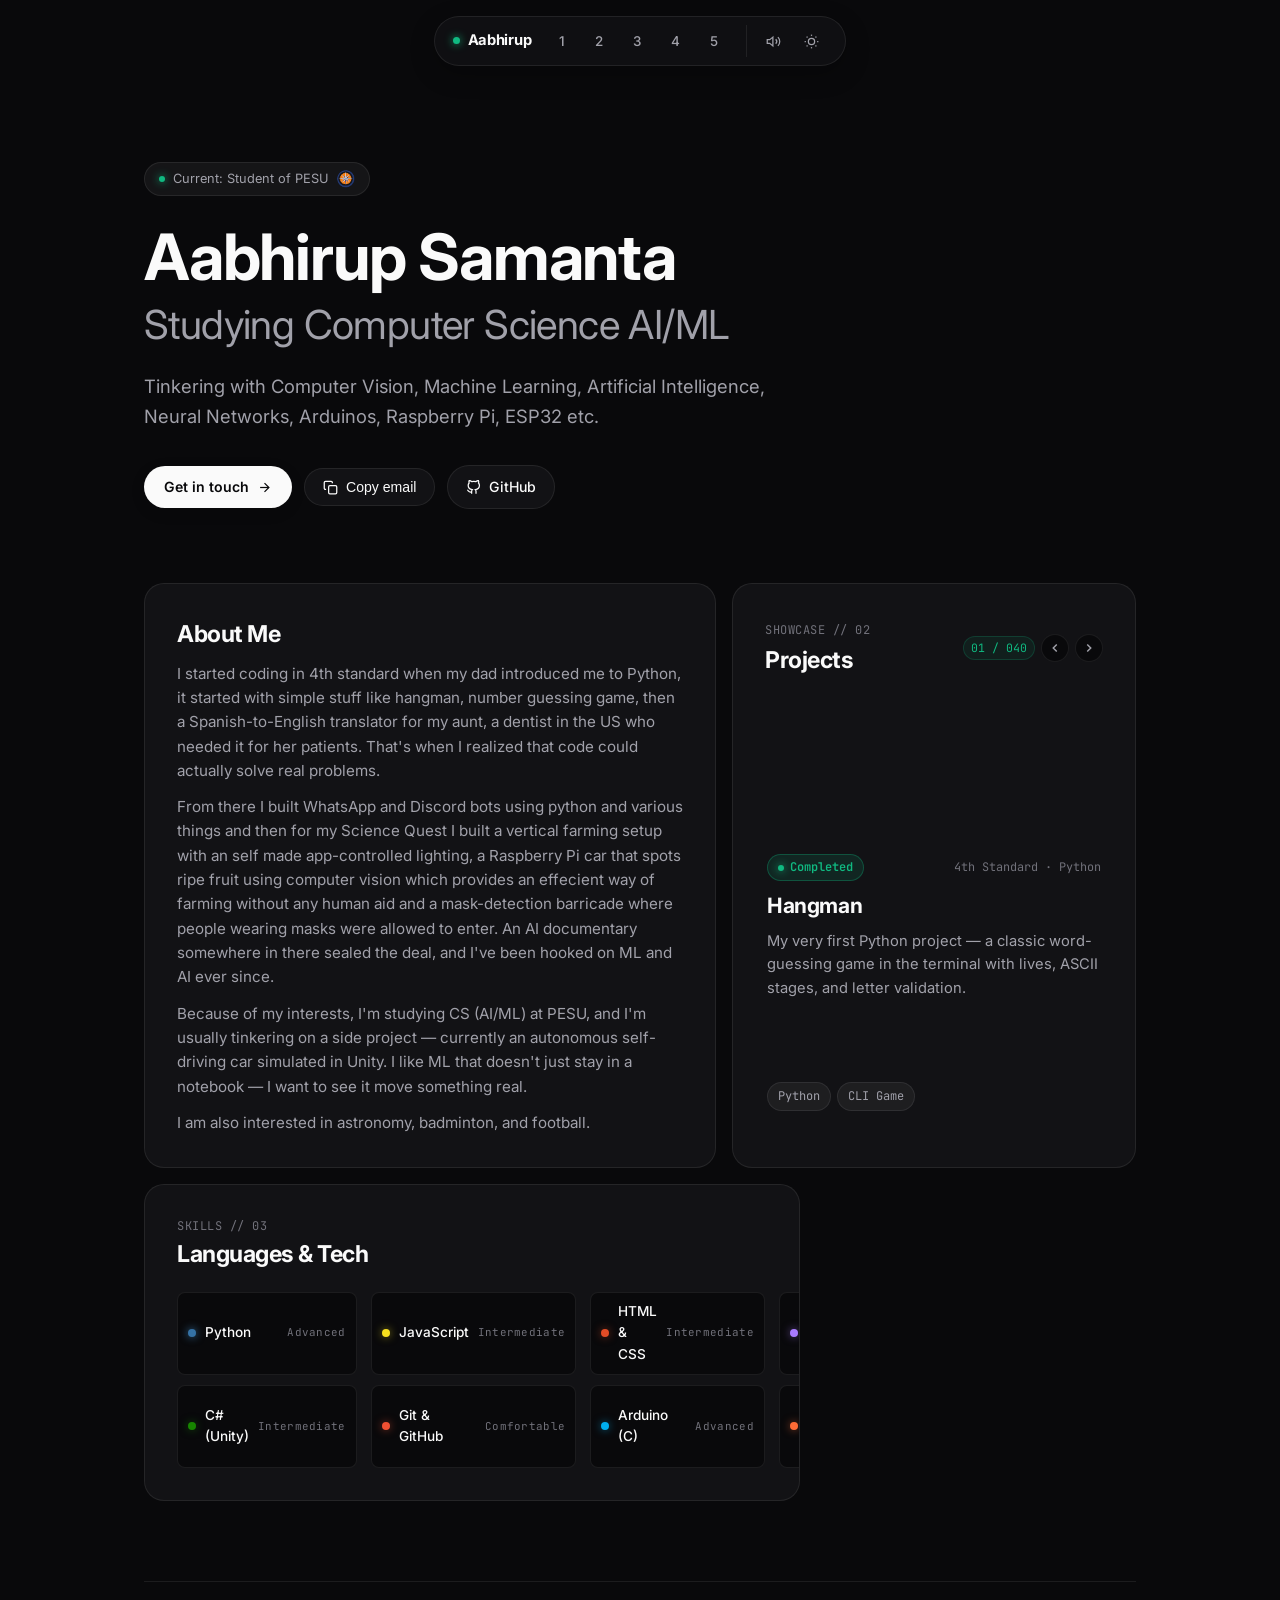
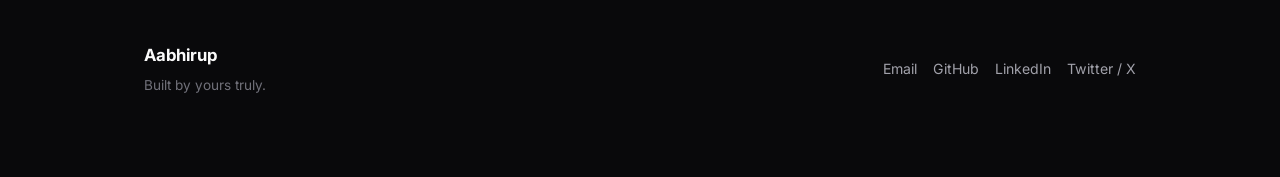
<file: Websites/index.html>
<!DOCTYPE html>
<html lang="en">

<head>
  <meta charset="UTF-8">
  <meta name="viewport" content="width=device-width, initial-scale=1.0">
  <title>Aabhirup's Portfolio</title>
  <meta name="description"
    content="Simple, minimalist, and satisfying portfolio of Aabhirup. Exploring machine learning, deep learning architectures, and high-performance software systems.">
  <meta name="theme-color" content="#09090b">

  <!-- Core Stylesheets -->
  <link rel="stylesheet" href="css/style.css">
  <link rel="stylesheet" href="css/animations.css">
</head>

<body>

  <!-- ====================================================================
       MINIMALIST FLOATING NAVIGATION
       ==================================================================== -->
  <div class="nav-wrapper">
    <nav class="nav-pill-bar">
      <a href="#" class="nav-brand">
        <span class="nav-brand-dot"></span>
        <span>Aabhirup</span>
      </a>

      <ul class="nav-links">
        <li><a href="#work" class="nav-link">1</a></li>
        <li><a href="#ai" class="nav-link">2</a></li>
        <li><a href="#stack" class="nav-link">3</a></li>
        <li><a href="#experience" class="nav-link">4</a></li>
        <li><a href="#contact" class="nav-link">5</a></li>
      </ul>

      <div class="nav-controls">
        <!-- Tactile Sound Toggle -->
        <button id="sound-toggle-btn" class="nav-btn" title="Toggle Tactile Haptics" aria-label="Toggle sound">
          <svg width="15" height="15" viewBox="0 0 24 24" fill="none" stroke="currentColor" stroke-width="2">
            <polygon points="11 5 6 9 2 9 2 15 6 15 11 19 11 5"></polygon>
            <path d="M19.07 4.93a10 10 0 0 1 0 14.14M15.54 8.46a5 5 0 0 1 0 7.07"></path>
          </svg>
        </button>

        <!-- Theme Toggle (Dark / Light) -->
        <button id="theme-toggle-btn" class="nav-btn" title="Toggle Light/Dark Theme" aria-label="Toggle theme">
          <svg width="15" height="15" viewBox="0 0 24 24" fill="none" stroke="currentColor" stroke-width="2">
            <circle cx="12" cy="12" r="5"></circle>
            <line x1="12" y1="1" x2="12" y2="3"></line>
            <line x1="12" y1="21" x2="12" y2="23"></line>
            <line x1="4.22" y1="4.22" x2="5.64" y2="5.64"></line>
            <line x1="18.36" y1="18.36" x2="19.78" y2="19.78"></line>
            <line x1="1" y1="12" x2="3" y2="12"></line>
            <line x1="21" y1="12" x2="23" y2="12"></line>
            <line x1="4.22" y1="19.78" x2="5.64" y2="18.36"></line>
            <line x1="18.36" y1="5.64" x2="19.78" y2="4.22"></line>
          </svg>
        </button>
      </div>
    </nav>
  </div>

  <div class="container">

    <!-- ====================================================================
         CONFIDENT HERO SECTION
         ==================================================================== -->
    <header class="hero-section">
      <div class="hero-status-pill">
        <span class="pulse-dot"></span>
        <span>Current: Student of PESU</span>
        <img src="images/pesu-logo.png" alt="PES University" class="status-pill-logo">
      </div>

      <h1 class="hero-title">
        Aabhirup Samanta
        <span class="hero-title-highlight">Studying Computer Science AI/ML</span>
      </h1>

      <p class="hero-description">
        Tinkering with Computer Vision, Machine Learning, Artificial Intelligence, Neural Networks, Arduinos, Raspberry
        Pi, ESP32 etc.
      </p>

      <div class="hero-actions">
        <a href="mailto:aabhirupsamanta20@gmail.com" class="btn-primary">
          <span>Get in touch</span>
          <svg width="15" height="15" viewBox="0 0 24 24" fill="none" stroke="currentColor" stroke-width="2">
            <line x1="5" y1="12" x2="19" y2="12"></line>
            <polyline points="12 5 19 12 12 19"></polyline>
          </svg>
        </a>

        <!-- Satisfying Copy Button -->
        <button id="copy-email-btn" class="btn-secondary copy-btn" title="Copy email to clipboard">
          <svg width="15" height="15" viewBox="0 0 24 24" fill="none" stroke="currentColor" stroke-width="2">
            <rect x="9" y="9" width="13" height="13" rx="2" ry="2"></rect>
            <path d="M5 15H4a2 2 0 0 1-2-2V4a2 2 0 0 1 2-2h9a2 2 0 0 1 2 2v1"></path>
          </svg>
          <span>Copy email</span>
        </button>

        <a href="https://github.com/aabhirup" target="_blank" rel="noopener noreferrer" class="btn-secondary">
          <svg width="15" height="15" viewBox="0 0 24 24" fill="none" stroke="currentColor" stroke-width="2">
            <path
              d="M9 19c-5 1.5-5-2.5-7-3m14 6v-3.87a3.37 3.37 0 0 0-.94-2.61c3.14-.35 6.44-1.54 6.44-7A5.44 5.44 0 0 0 20 4.77 5.07 5.07 0 0 0 19.91 1S18.73.65 16 2.48a13.38 13.38 0 0 0-7 0C6.27.65 5.09 1 5.09 1A5.07 5.07 0 0 0 5 4.77a5.44 5.44 0 0 0-1.5 3.78c0 5.42 3.3 6.61 6.44 7A3.37 3.37 0 0 0 9 18.13V22">
            </path>
          </svg>
          <span>GitHub</span>
        </a>
      </div>
    </header>

    <!-- ====================================================================
         BENTO GRID (SATISFYING SPOTLIGHT BENTO ARCHITECTURE)
         Each card has a class like 'col-7', 'col-5', 'col-6', or 'col-12'.
         You can easily change how big any box is by changing its col-* class!
         Available sizes: col-4 (1/3), col-5, col-6 (1/2), col-7, col-8 (2/3), col-12 (Full)
         ==================================================================== -->
    <main class="bento-grid">

      <!-- ================================================================
           CARD 1: AI & Deep Learning Foundations
           Size: col-7 (Wide Focus)
           ================================================================ -->
      <article id="ai" class="bento-card col-7">


        <h2 class="card-title">About Me</h2>
        <p class="card-desc">
          I started coding in 4th standard when my dad introduced me to Python, it started with simple stuff like
          hangman, number guessing game, then a
          Spanish-to-English translator for my aunt, a dentist in the US who needed it for her patients. That's when I
          realized that code could actually solve real problems.
        </p>
        <p class="card-desc" style="margin-top: 12px;">
          From there I built WhatsApp and Discord bots using python and various things and then for my Science Quest I
          built a vertical farming setup with an self made app-controlled lighting, a Raspberry Pi car that spots ripe
          fruit using computer vision which provides an effecient way of farming without any human aid and a
          mask-detection
          barricade where people wearing masks were allowed to enter. An AI documentary somewhere in there
          sealed the deal, and I've been hooked on ML and AI ever since.
        </p>
        <p class="card-desc" style="margin-top: 12px;">
          Because of my interests, I'm studying CS (AI/ML) at PESU, and I'm usually tinkering on a side project —
          currently an autonomous self-driving car simulated in Unity. I like ML that doesn't just stay in a notebook —
          I want to see it move
          something real.
        </p>
        <p class="card-desc" style="margin-top: 12px;">
          I am also interested in astronomy, badminton, and football.
        </p>
      </article>

      <!-- ================================================================
           CARD 2: Projects Slider
           Size: col-5 (Interactive Project Slider with Drag & Arrows)
           ================================================================ -->
      <article class="bento-card col-5 presentation-card">
        <!-- Card Header: Title "Projects" & Arrow Controls -->
        <div class="card-header" style="margin-bottom: 8px; align-items: center;">
          <div>
            <span class="card-tag">Showcase // 02</span>
            <h2 class="card-title" style="margin-bottom: 0;">Projects</h2>
          </div>
          <div class="slider-controls">
            <span id="slide-indicator" class="slide-counter">01 / 40</span>
            <button id="slider-prev-btn" class="slider-nav-btn" aria-label="Previous Project" title="Previous Project">
              <svg width="14" height="14" viewBox="0 0 24 24" fill="none" stroke="currentColor" stroke-width="2.5">
                <polyline points="15 18 9 12 15 6"></polyline>
              </svg>
            </button>
            <button id="slider-next-btn" class="slider-nav-btn" aria-label="Next Project" title="Next Project">
              <svg width="14" height="14" viewBox="0 0 24 24" fill="none" stroke="currentColor" stroke-width="2.5">
                <polyline points="9 18 15 12 9 6"></polyline>
              </svg>
            </button>
          </div>
        </div>

        <!-- Slider Viewport -->
        <div class="slider-viewport" id="slider-viewport">
          <div class="slider-track" id="slider-track">

            <!-- 01: Hangman -->
            <div class="slide-item active">
              <div class="slide-status-row">
                <span class="status-badge completed"><span class="status-dot"></span><span>Completed</span></span>
                <span class="slide-date">4th Standard · Python</span>
              </div>
              <h3 class="slide-title">Hangman</h3>
              <p class="slide-desc">My very first Python project — a classic word-guessing game in the terminal with lives, ASCII stages, and letter validation.</p>
              <div class="project-meta-pills" style="margin-top: auto; padding-top: 10px;">
                <span class="pill">Python</span><span class="pill">CLI Game</span>
              </div>
            </div>

            <!-- 02: Number Guessing Game -->
            <div class="slide-item">
              <div class="slide-status-row">
                <span class="status-badge completed"><span class="status-dot"></span><span>Completed</span></span>
                <span class="slide-date">Early Build · Python</span>
              </div>
              <h3 class="slide-title">Number Guessing Game</h3>
              <p class="slide-desc">Python game using random number generation, with higher/lower hints and score tracking.</p>
              <div class="project-meta-pills" style="margin-top: auto; padding-top: 10px;">
                <span class="pill">Python</span><span class="pill">Logic</span>
              </div>
            </div>

            <!-- 03: Spanish Translator -->
            <div class="slide-item">
              <div class="slide-status-row">
                <span class="status-badge completed"><span class="status-dot"></span><span>Completed</span></span>
                <span class="slide-date">Real-World · Python</span>
              </div>
              <h3 class="slide-title">Spanish ⇄ English Translator</h3>
              <p class="slide-desc">Built for my aunt (a dentist in the US) to communicate with Spanish-speaking patients — works in both directions.</p>
              <div class="project-meta-pills" style="margin-top: auto; padding-top: 10px;">
                <span class="pill">Python</span><span class="pill">Translation API</span>
              </div>
            </div>

            <!-- 04: Voice Translator TTS -->
            <div class="slide-item">
              <div class="slide-status-row">
                <span class="status-badge completed"><span class="status-dot"></span><span>Completed</span></span>
                <span class="slide-date">Accessibility · Python</span>
              </div>
              <h3 class="slide-title">Voice Translator + TTS</h3>
              <p class="slide-desc">A voice-powered translator with text-to-speech output — speak in one language and hear it back in another.</p>
              <div class="project-meta-pills" style="margin-top: auto; padding-top: 10px;">
                <span class="pill">Python</span><span class="pill">Speech Recognition</span><span class="pill">TTS</span>
              </div>
            </div>

            <!-- 05: Monument Reader -->
            <div class="slide-item">
              <div class="slide-status-row">
                <span class="status-badge completed"><span class="status-dot"></span><span>Completed</span></span>
                <span class="slide-date">Personal Tool · Python</span>
              </div>
              <h3 class="slide-title">Monument Reader</h3>
              <p class="slide-desc">Type a monument's name — it pulls the Wikipedia article and reads it aloud, so you get context while traveling without reading.</p>
              <div class="project-meta-pills" style="margin-top: auto; padding-top: 10px;">
                <span class="pill">Python</span><span class="pill">Wikipedia API</span><span class="pill">TTS</span>
              </div>
            </div>

            <!-- 06: TTS for Accessibility -->
            <div class="slide-item">
              <div class="slide-status-row">
                <span class="status-badge completed"><span class="status-dot"></span><span>Completed</span></span>
                <span class="slide-date">Accessibility · Python</span>
              </div>
              <h3 class="slide-title">Text-to-Speech for Accessibility</h3>
              <p class="slide-desc">Built for people who can't type on a keyboard — converts text input into speech to make communication accessible.</p>
              <div class="project-meta-pills" style="margin-top: auto; padding-top: 10px;">
                <span class="pill">Python</span><span class="pill">pyttsx3</span><span class="pill">Accessibility</span>
              </div>
            </div>

            <!-- 07: Voice Assistant (Ollama) -->
            <div class="slide-item">
              <div class="slide-status-row">
                <span class="status-badge completed"><span class="status-dot"></span><span>Completed</span></span>
                <span class="slide-date">AI · Python</span>
              </div>
              <h3 class="slide-title">AI Voice Assistant (Ollama)</h3>
              <p class="slide-desc">A local AI voice assistant powered by Ollama — runs an LLM fully offline, listens to your voice, and talks back.</p>
              <div class="project-meta-pills" style="margin-top: auto; padding-top: 10px;">
                <span class="pill">Python</span><span class="pill">Ollama</span><span class="pill">LLM</span><span class="pill">Speech</span>
              </div>
            </div>

            <!-- 08: Object Recognition Voice Assistant -->
            <div class="slide-item">
              <div class="slide-status-row">
                <span class="status-badge completed"><span class="status-dot"></span><span>Completed</span></span>
                <span class="slide-date">AI/ML · Python</span>
              </div>
              <h3 class="slide-title">Object Recognition Voice Assistant</h3>
              <p class="slide-desc">Points a camera at an object — recognizes it using ML and then narrates information about it using text-to-speech.</p>
              <div class="project-meta-pills" style="margin-top: auto; padding-top: 10px;">
                <span class="pill">Python</span><span class="pill">Computer Vision</span><span class="pill">TTS</span>
              </div>
            </div>

            <!-- 09: WhatsApp Auto-Wisher -->
            <div class="slide-item">
              <div class="slide-status-row">
                <span class="status-badge completed"><span class="status-dot"></span><span>Completed</span></span>
                <span class="slide-date">Automation · Python</span>
              </div>
              <h3 class="slide-title">WhatsApp Auto-Wisher</h3>
              <p class="slide-desc">Automatically sends birthday and occasion wishes to people on WhatsApp — scheduled and personalized using Python.</p>
              <div class="project-meta-pills" style="margin-top: auto; padding-top: 10px;">
                <span class="pill">Python</span><span class="pill">Automation</span><span class="pill">WhatsApp</span>
              </div>
            </div>

            <!-- 10: WhatsApp Bot -->
            <div class="slide-item">
              <div class="slide-status-row">
                <span class="status-badge completed"><span class="status-dot"></span><span>Completed</span></span>
                <span class="slide-date">Bot · Python</span>
              </div>
              <h3 class="slide-title">WhatsApp Message Bot</h3>
              <p class="slide-desc">A bot that automatically sends messages on WhatsApp — an early automation project using Python and scheduling.</p>
              <div class="project-meta-pills" style="margin-top: auto; padding-top: 10px;">
                <span class="pill">Python</span><span class="pill">WhatsApp</span><span class="pill">Bot</span>
              </div>
            </div>

            <!-- 11: Discord Entertainment Bot -->
            <div class="slide-item">
              <div class="slide-status-row">
                <span class="status-badge completed"><span class="status-dot"></span><span>Completed</span></span>
                <span class="slide-date">Discord Bot · Python</span>
              </div>
              <h3 class="slide-title">Discord Entertainment Bot</h3>
              <p class="slide-desc">A full-featured Discord bot for server entertainment — commands, fun responses, and interactive features for communities.</p>
              <div class="project-meta-pills" style="margin-top: auto; padding-top: 10px;">
                <span class="pill">Python</span><span class="pill">discord.py</span><span class="pill">Bot</span>
              </div>
            </div>

            <!-- 12: Discord Connect 4 Bot -->
            <div class="slide-item">
              <div class="slide-status-row">
                <span class="status-badge completed"><span class="status-dot"></span><span>Completed</span></span>
                <span class="slide-date">Discord Bot · AI</span>
              </div>
              <h3 class="slide-title">Discord Connect 4 AI</h3>
              <p class="slide-desc">Play Connect 4 against an AI right inside Discord — built with a minimax algorithm for the AI opponent and emoji-based board rendering.</p>
              <div class="project-meta-pills" style="margin-top: auto; padding-top: 10px;">
                <span class="pill">Python</span><span class="pill">discord.py</span><span class="pill">Minimax AI</span>
              </div>
            </div>

            <!-- 13: Face Classifier -->
            <div class="slide-item">
              <div class="slide-status-row">
                <span class="status-badge completed"><span class="status-dot"></span><span>Completed</span></span>
                <span class="slide-date">ML · Python</span>
              </div>
              <h3 class="slide-title">Face Classifier</h3>
              <p class="slide-desc">A program that classifies and recognizes various people's faces using machine learning — trained on a custom dataset.</p>
              <div class="project-meta-pills" style="margin-top: auto; padding-top: 10px;">
                <span class="pill">Python</span><span class="pill">OpenCV</span><span class="pill">ML</span>
              </div>
            </div>

            <!-- 14: Volume Control via Hand Signs -->
            <div class="slide-item">
              <div class="slide-status-row">
                <span class="status-badge completed"><span class="status-dot"></span><span>Completed</span></span>
                <span class="slide-date">Gesture · CV</span>
              </div>
              <h3 class="slide-title">Hand Sign Volume Control</h3>
              <p class="slide-desc">Use your fingers to control system volume in real-time — pinch distance between thumb and index finger maps to volume level.</p>
              <div class="project-meta-pills" style="margin-top: auto; padding-top: 10px;">
                <span class="pill">Python</span><span class="pill">MediaPipe</span><span class="pill">OpenCV</span>
              </div>
            </div>

            <!-- 15: SHA256 Encryption -->
            <div class="slide-item">
              <div class="slide-status-row">
                <span class="status-badge completed"><span class="status-dot"></span><span>Completed</span></span>
                <span class="slide-date">Security · Python</span>
              </div>
              <h3 class="slide-title">SHA256 Encryption in Python</h3>
              <p class="slide-desc">Learned and implemented cryptographic hashing with SHA256 in Python — understanding how passwords and data are secured.</p>
              <div class="project-meta-pills" style="margin-top: auto; padding-top: 10px;">
                <span class="pill">Python</span><span class="pill">Cryptography</span><span class="pill">SHA256</span>
              </div>
            </div>

            <!-- 16: Monero Mining (Raspberry Pi) -->
            <div class="slide-item">
              <div class="slide-status-row">
                <span class="status-badge completed"><span class="status-dot"></span><span>Completed</span></span>
                <span class="slide-date">Raspberry Pi · Crypto</span>
              </div>
              <h3 class="slide-title">Raspberry Pi Crypto Miner</h3>
              <p class="slide-desc">Used a Raspberry Pi to mine Monero (XMR) — an experiment in blockchain, proof-of-work, and embedded Linux.</p>
              <div class="project-meta-pills" style="margin-top: auto; padding-top: 10px;">
                <span class="pill">Raspberry Pi</span><span class="pill">Linux</span><span class="pill">Monero</span>
              </div>
            </div>

            <!-- 17: Task Manager App -->
            <div class="slide-item">
              <div class="slide-status-row">
                <span class="status-badge completed"><span class="status-dot"></span><span>Completed</span></span>
                <span class="slide-date">Mobile App</span>
              </div>
              <h3 class="slide-title">Task Manager App</h3>
              <p class="slide-desc">A mobile app where users can add, edit, and complete tasks — with persistent storage and a clean UI.</p>
              <div class="project-meta-pills" style="margin-top: auto; padding-top: 10px;">
                <span class="pill">App Development</span><span class="pill">UI/UX</span>
              </div>
            </div>

            <!-- 18: News Reader App -->
            <div class="slide-item">
              <div class="slide-status-row">
                <span class="status-badge completed"><span class="status-dot"></span><span>Completed</span></span>
                <span class="slide-date">Mobile App</span>
              </div>
              <h3 class="slide-title">News Reader App</h3>
              <p class="slide-desc">An app that fetches and displays current news articles — pulling live data from a news API with category filtering.</p>
              <div class="project-meta-pills" style="margin-top: auto; padding-top: 10px;">
                <span class="pill">App Dev</span><span class="pill">News API</span>
              </div>
            </div>

            <!-- 19: QR Code Scanner App -->
            <div class="slide-item">
              <div class="slide-status-row">
                <span class="status-badge completed"><span class="status-dot"></span><span>Completed</span></span>
                <span class="slide-date">Mobile App</span>
              </div>
              <h3 class="slide-title">QR Code Scanner App</h3>
              <p class="slide-desc">Scans QR codes using the phone camera and automatically opens the embedded link — fast, clean, and simple.</p>
              <div class="project-meta-pills" style="margin-top: auto; padding-top: 10px;">
                <span class="pill">App Dev</span><span class="pill">Camera</span><span class="pill">QR</span>
              </div>
            </div>

            <!-- 20: Messaging App -->
            <div class="slide-item">
              <div class="slide-status-row">
                <span class="status-badge completed"><span class="status-dot"></span><span>Completed</span></span>
                <span class="slide-date">Mobile App</span>
              </div>
              <h3 class="slide-title">Messaging App</h3>
              <p class="slide-desc">A full messaging app with real-time chat, user authentication, and a clean conversation interface.</p>
              <div class="project-meta-pills" style="margin-top: auto; padding-top: 10px;">
                <span class="pill">App Dev</span><span class="pill">Real-time</span><span class="pill">Firebase</span>
              </div>
            </div>

            <!-- 21: Landmark Info App -->
            <div class="slide-item">
              <div class="slide-status-row">
                <span class="status-badge completed"><span class="status-dot"></span><span>Completed</span></span>
                <span class="slide-date">Mobile App · AI</span>
              </div>
              <h3 class="slide-title">Landmark Info App</h3>
              <p class="slide-desc">Type or speak a monument's name — the app fetches and reads out information about it, like a pocket tour guide.</p>
              <div class="project-meta-pills" style="margin-top: auto; padding-top: 10px;">
                <span class="pill">App Dev</span><span class="pill">Wikipedia API</span><span class="pill">TTS</span>
              </div>
            </div>

            <!-- 22: Gesture Recognition (MediaPipe) -->
            <div class="slide-item">
              <div class="slide-status-row">
                <span class="status-badge completed"><span class="status-dot"></span><span>Completed</span></span>
                <span class="slide-date">Computer Vision</span>
              </div>
              <h3 class="slide-title">Gesture Recognition</h3>
              <p class="slide-desc">Real-time hand gesture recognition using MediaPipe — tracks hand landmarks and classifies custom gestures to trigger actions.</p>
              <div class="project-meta-pills" style="margin-top: auto; padding-top: 10px;">
                <span class="pill">Python</span><span class="pill">MediaPipe</span><span class="pill">OpenCV</span>
              </div>
            </div>

            <!-- 23: Smart CCTV -->
            <div class="slide-item">
              <div class="slide-status-row">
                <span class="status-badge completed"><span class="status-dot"></span><span>Completed</span></span>
                <span class="slide-date">AI/ML · Hardware</span>
              </div>
              <h3 class="slide-title">Smart CCTV Camera</h3>
              <p class="slide-desc">A Raspberry Pi-based smart security camera with ML-powered detection — identifies people and motion events in real time.</p>
              <div class="project-meta-pills" style="margin-top: auto; padding-top: 10px;">
                <span class="pill">Raspberry Pi</span><span class="pill">Python</span><span class="pill">ML</span>
              </div>
            </div>

            <!-- 24: Smart Lock (Facial Recognition) -->
            <div class="slide-item">
              <div class="slide-status-row">
                <span class="status-badge completed"><span class="status-dot"></span><span>Completed</span></span>
                <span class="slide-date">AI · Hardware</span>
              </div>
              <h3 class="slide-title">Facial Recognition Smart Lock</h3>
              <p class="slide-desc">A smart lock that only unlocks when it recognizes a registered face — built with a camera, motor, and facial recognition ML model.</p>
              <div class="project-meta-pills" style="margin-top: auto; padding-top: 10px;">
                <span class="pill">Python</span><span class="pill">Face Recognition</span><span class="pill">Hardware</span>
              </div>
            </div>

            <!-- 25: Face Mask Detection -->
            <div class="slide-item">
              <div class="slide-status-row">
                <span class="status-badge completed"><span class="status-dot"></span><span>Completed</span></span>
                <span class="slide-date">AI/ML · Covid Era</span>
              </div>
              <h3 class="slide-title">Face Mask Detection</h3>
              <p class="slide-desc">ML model that detects whether a person in the camera frame is wearing a face mask or not, in real time.</p>
              <div class="project-meta-pills" style="margin-top: auto; padding-top: 10px;">
                <span class="pill">Python</span><span class="pill">OpenCV</span><span class="pill">Deep Learning</span>
              </div>
            </div>

            <!-- 26: Mask Detection Barricade -->
            <div class="slide-item">
              <div class="slide-status-row">
                <span class="status-badge completed"><span class="status-dot"></span><span>Completed</span></span>
                <span class="slide-date">Science Quest · Hardware</span>
              </div>
              <h3 class="slide-title">Mask Detection Barricade</h3>
              <p class="slide-desc">A physical barricade that used computer vision to only let masked people through — built for public spaces during COVID.</p>
              <div class="project-meta-pills" style="margin-top: auto; padding-top: 10px;">
                <span class="pill">Python</span><span class="pill">CV</span><span class="pill">Arduino</span>
              </div>
            </div>

            <!-- 27: Smart Specs for Visually Impaired -->
            <div class="slide-item">
              <div class="slide-status-row">
                <span class="status-badge completed"><span class="status-dot"></span><span>Completed</span></span>
                <span class="slide-date">Accessibility · Hardware</span>
              </div>
              <h3 class="slide-title">Smart Specs for Visually Impaired</h3>
              <p class="slide-desc">Glasses with 6 ultrasonic sensors and 6 vibration motors — each motor vibrates to indicate which direction an obstacle is coming from.</p>
              <div class="project-meta-pills" style="margin-top: auto; padding-top: 10px;">
                <span class="pill">Arduino</span><span class="pill">Ultrasonic Sensors</span><span class="pill">Accessibility</span>
              </div>
            </div>

            <!-- 28: Smart Glasses (Bluetooth) -->
            <div class="slide-item">
              <div class="slide-status-row">
                <span class="status-badge completed"><span class="status-dot"></span><span>Completed</span></span>
                <span class="slide-date">IoT · Hardware</span>
              </div>
              <h3 class="slide-title">Smart Glasses</h3>
              <p class="slide-desc">Arduino + Bluetooth module smart glasses that communicate with a paired mobile app — bridging wearable hardware and software.</p>
              <div class="project-meta-pills" style="margin-top: auto; padding-top: 10px;">
                <span class="pill">Arduino</span><span class="pill">Bluetooth</span><span class="pill">App</span>
              </div>
            </div>

            <!-- 29: Smart Dustbin -->
            <div class="slide-item">
              <div class="slide-status-row">
                <span class="status-badge completed"><span class="status-dot"></span><span>Completed</span></span>
                <span class="slide-date">Arduino · IoT</span>
              </div>
              <h3 class="slide-title">Smart Dustbin</h3>
              <p class="slide-desc">Automatic dustbin lid that opens when a hand is detected nearby using an ultrasonic sensor — no touch needed.</p>
              <div class="project-meta-pills" style="margin-top: auto; padding-top: 10px;">
                <span class="pill">Arduino</span><span class="pill">Ultrasonic</span><span class="pill">Servo Motor</span>
              </div>
            </div>

            <!-- 30: IoT Irrigation -->
            <div class="slide-item">
              <div class="slide-status-row">
                <span class="status-badge completed"><span class="status-dot"></span><span>Completed</span></span>
                <span class="slide-date">IoT · Arduino</span>
              </div>
              <h3 class="slide-title">IoT Plant Irrigation</h3>
              <p class="slide-desc">Automatically waters plants based on soil moisture sensor readings — also controllable remotely via Bluetooth and an IoT setup.</p>
              <div class="project-meta-pills" style="margin-top: auto; padding-top: 10px;">
                <span class="pill">Arduino</span><span class="pill">IoT</span><span class="pill">Bluetooth</span>
              </div>
            </div>

            <!-- 31: IoT Lights -->
            <div class="slide-item">
              <div class="slide-status-row">
                <span class="status-badge completed"><span class="status-dot"></span><span>Completed</span></span>
                <span class="slide-date">Home Automation · IoT</span>
              </div>
              <h3 class="slide-title">IoT Smart Lights</h3>
              <p class="slide-desc">Switch lights on and off remotely using Internet of Things — a basic home automation project with phone control.</p>
              <div class="project-meta-pills" style="margin-top: auto; padding-top: 10px;">
                <span class="pill">Arduino</span><span class="pill">IoT</span><span class="pill">Home Automation</span>
              </div>
            </div>

            <!-- 32: Train Crossing -->
            <div class="slide-item">
              <div class="slide-status-row">
                <span class="status-badge completed"><span class="status-dot"></span><span>Completed</span></span>
                <span class="slide-date">Arduino · Embedded</span>
              </div>
              <h3 class="slide-title">Train Crossing System</h3>
              <p class="slide-desc">Automated train crossing barrier system using Arduino — detects an incoming train and automatically lowers/raises the crossing gate.</p>
              <div class="project-meta-pills" style="margin-top: auto; padding-top: 10px;">
                <span class="pill">Arduino</span><span class="pill">Sensors</span><span class="pill">Servo</span>
              </div>
            </div>

            <!-- 33: Robotic Arm -->
            <div class="slide-item">
              <div class="slide-status-row">
                <span class="status-badge completed"><span class="status-dot"></span><span>Completed</span></span>
                <span class="slide-date">Robotics · Hardware</span>
              </div>
              <h3 class="slide-title">Robotic Arm</h3>
              <p class="slide-desc">A multi-servo robotic arm controllable via code or input — designed and built from scratch with precise joint control.</p>
              <div class="project-meta-pills" style="margin-top: auto; padding-top: 10px;">
                <span class="pill">Arduino</span><span class="pill">Servo Motors</span><span class="pill">Robotics</span>
              </div>
            </div>

            <!-- 34: Remote Control Car -->
            <div class="slide-item">
              <div class="slide-status-row">
                <span class="status-badge completed"><span class="status-dot"></span><span>Completed</span></span>
                <span class="slide-date">Hardware · RC</span>
              </div>
              <h3 class="slide-title">Remote Control Car</h3>
              <p class="slide-desc">Built a custom RC car from scratch — motor control, chassis assembly, and wireless remote pairing using RF modules.</p>
              <div class="project-meta-pills" style="margin-top: auto; padding-top: 10px;">
                <span class="pill">Arduino</span><span class="pill">RF Module</span><span class="pill">Motor Control</span>
              </div>
            </div>

            <!-- 35: Vertical Farming -->
            <div class="slide-item">
              <div class="slide-status-row">
                <span class="status-badge completed"><span class="status-dot"></span><span>Completed</span></span>
                <span class="slide-date">Science Quest Finalist</span>
              </div>
              <h3 class="slide-title">Vertical Farming Rig</h3>
              <p class="slide-desc">Automated vertical farm with app-controlled LED grow lights and a Raspberry Pi camera + robotic arm for crop ripeness detection.</p>
              <div class="project-meta-pills" style="margin-top: auto; padding-top: 10px;">
                <span class="pill">Raspberry Pi</span><span class="pill">Computer Vision</span><span class="pill">IoT</span>
              </div>
            </div>

            <!-- 36: Self-Driving Vehicle (Sensors + Neural Nets) -->
            <div class="slide-item">
              <div class="slide-status-row">
                <span class="status-badge completed"><span class="status-dot"></span><span>Completed</span></span>
                <span class="slide-date">AI/ML · Hardware</span>
              </div>
              <h3 class="slide-title">Self-Driving Vehicle (Sensor + CV)</h3>
              <p class="slide-desc">A self-driving vehicle using cameras, sensors, and neural networks to navigate autonomously — perception, planning, and control.</p>
              <div class="project-meta-pills" style="margin-top: auto; padding-top: 10px;">
                <span class="pill">Python</span><span class="pill">Neural Networks</span><span class="pill">CV</span><span class="pill">Sensors</span>
              </div>
            </div>

            <!-- 37: Flappy Bird & Ping Pong -->
            <div class="slide-item">
              <div class="slide-status-row">
                <span class="status-badge completed"><span class="status-dot"></span><span>Completed</span></span>
                <span class="slide-date">Games · Arduino + Unity</span>
              </div>
              <h3 class="slide-title">Flappy Bird &amp; Ping Pong</h3>
              <p class="slide-desc">Built Flappy Bird and Ping Pong — one using Arduino with a physical display, and one built in Unity as a digital game.</p>
              <div class="project-meta-pills" style="margin-top: auto; padding-top: 10px;">
                <span class="pill">Arduino</span><span class="pill">Unity</span><span class="pill">Game Dev</span>
              </div>
            </div>

            <!-- 38: Multiplayer FPS (Unreal Engine) -->
            <div class="slide-item">
              <div class="slide-status-row">
                <span class="status-badge completed"><span class="status-dot"></span><span>Completed</span></span>
                <span class="slide-date">Game Dev · Unreal Engine</span>
              </div>
              <h3 class="slide-title">Multiplayer FPS Game</h3>
              <p class="slide-desc">A multiplayer first-person shooter built in Unreal Engine — networking, player sync, weapons, and level design.</p>
              <div class="project-meta-pills" style="margin-top: auto; padding-top: 10px;">
                <span class="pill">Unreal Engine</span><span class="pill">Multiplayer</span><span class="pill">FPS</span>
              </div>
            </div>

            <!-- 39: Racing Game (Unity) -->
            <div class="slide-item">
              <div class="slide-status-row">
                <span class="status-badge completed"><span class="status-dot"></span><span>Completed</span></span>
                <span class="slide-date">Game Dev · Unity</span>
              </div>
              <h3 class="slide-title">Racing Game</h3>
              <p class="slide-desc">A racing game built in Unity — physics-based car handling, track design, lap timing, and AI competitor cars.</p>
              <div class="project-meta-pills" style="margin-top: auto; padding-top: 10px;">
                <span class="pill">Unity</span><span class="pill">C#</span><span class="pill">Physics</span><span class="pill">Game Dev</span>
              </div>
            </div>

            <!-- 40: Self-Driving Car (Unity + ML, Completing) -->
            <div class="slide-item">
              <div class="slide-status-row">
                <span class="status-badge completing"><span class="status-dot"></span><span>Completing</span></span>
                <span class="slide-date">Current Project</span>
              </div>
              <h3 class="slide-title">Self-Driving Car (Lane Detection + ML)</h3>
              <p class="slide-desc">Self-driving car software with lane detection tested through Unity simulation — uses machine learning, AI, and neural networks.</p>
              <div class="project-meta-pills" style="margin-top: auto; padding-top: 10px;">
                <span class="pill">Unity</span><span class="pill">Machine Learning</span><span class="pill">Lane Detection</span><span class="pill">Neural Nets</span>
              </div>
            </div>

          </div>
        </div>
      </article>

      <!-- ================================================================
           CARD 3: Languages & Technologies
           Size: col-8
           ================================================================ -->
      <article class="bento-card col-8 lang-card">
        <span class="card-tag">Skills // 03</span>
        <h2 class="card-title" style="margin-bottom: 18px;">Languages &amp; Tech</h2>

        <div class="lang-grid">

          <div class="lang-item">
            <span class="lang-dot" style="background:#3572A5;box-shadow:0 0 8px #3572A5;"></span>
            <span class="lang-name">Python</span>
            <span class="lang-level">Advanced</span>
          </div>

          <div class="lang-item">
            <span class="lang-dot" style="background:#f7df1e;box-shadow:0 0 8px #f7df1e88;"></span>
            <span class="lang-name">JavaScript</span>
            <span class="lang-level">Intermediate</span>
          </div>

          <div class="lang-item">
            <span class="lang-dot" style="background:#e34c26;box-shadow:0 0 8px #e34c2688;"></span>
            <span class="lang-name">HTML &amp; CSS</span>
            <span class="lang-level">Intermediate</span>
          </div>

          <div class="lang-item">
            <span class="lang-dot" style="background:#A97BFF;box-shadow:0 0 8px #A97BFF88;"></span>
            <span class="lang-name">C / C++</span>
            <span class="lang-level">Intermediate</span>
          </div>

          <div class="lang-item">
            <span class="lang-dot" style="background:#178600;box-shadow:0 0 8px #17860088;"></span>
            <span class="lang-name">C# (Unity)</span>
            <span class="lang-level">Intermediate</span>
          </div>

          <div class="lang-item">
            <span class="lang-dot" style="background:#f05032;box-shadow:0 0 8px #f0503288;"></span>
            <span class="lang-name">Git &amp; GitHub</span>
            <span class="lang-level">Comfortable</span>
          </div>

          <div class="lang-item">
            <span class="lang-dot" style="background:#00aff0;box-shadow:0 0 8px #00aff088;"></span>
            <span class="lang-name">Arduino (C)</span>
            <span class="lang-level">Advanced</span>
          </div>

          <div class="lang-item">
            <span class="lang-dot" style="background:#ff6b35;box-shadow:0 0 8px #ff6b3588;"></span>
            <span class="lang-name">Linux / Bash</span>
            <span class="lang-level">Comfortable</span>
          </div>

        </div>
      </article>

    </main>

    <!-- ====================================================================
         MINIMALIST FOOTER & CONTACT
         ==================================================================== -->
    <footer id="contact" class="footer-section">
      <div class="footer-left">
        <div class="footer-brand">Aabhirup</div>
        <div class="footer-copy">Built by yours truly.</div>
      </div>

      <div class="footer-links">
        <a href="mailto:aabhirupsamanta20@gmail.com" class="footer-link">Email</a>
        <a href="https://github.com/aabhirup" target="_blank" rel="noopener noreferrer" class="footer-link">GitHub</a>
        <a href="https://linkedin.com/in/aabhirup" target="_blank" rel="noopener noreferrer"
          class="footer-link">LinkedIn</a>
        <a href="https://x.com/aabhirup_dev" target="_blank" rel="noopener noreferrer" class="footer-link">Twitter /
          X</a>
      </div>
    </footer>

  </div>

  <!-- Scripts -->
  <script src="js/sound.js"></script>
  <script src="js/slider.js"></script>
  <script src="js/playground.js"></script>
  <script src="js/main.js"></script>
</body>

</html>
</file>
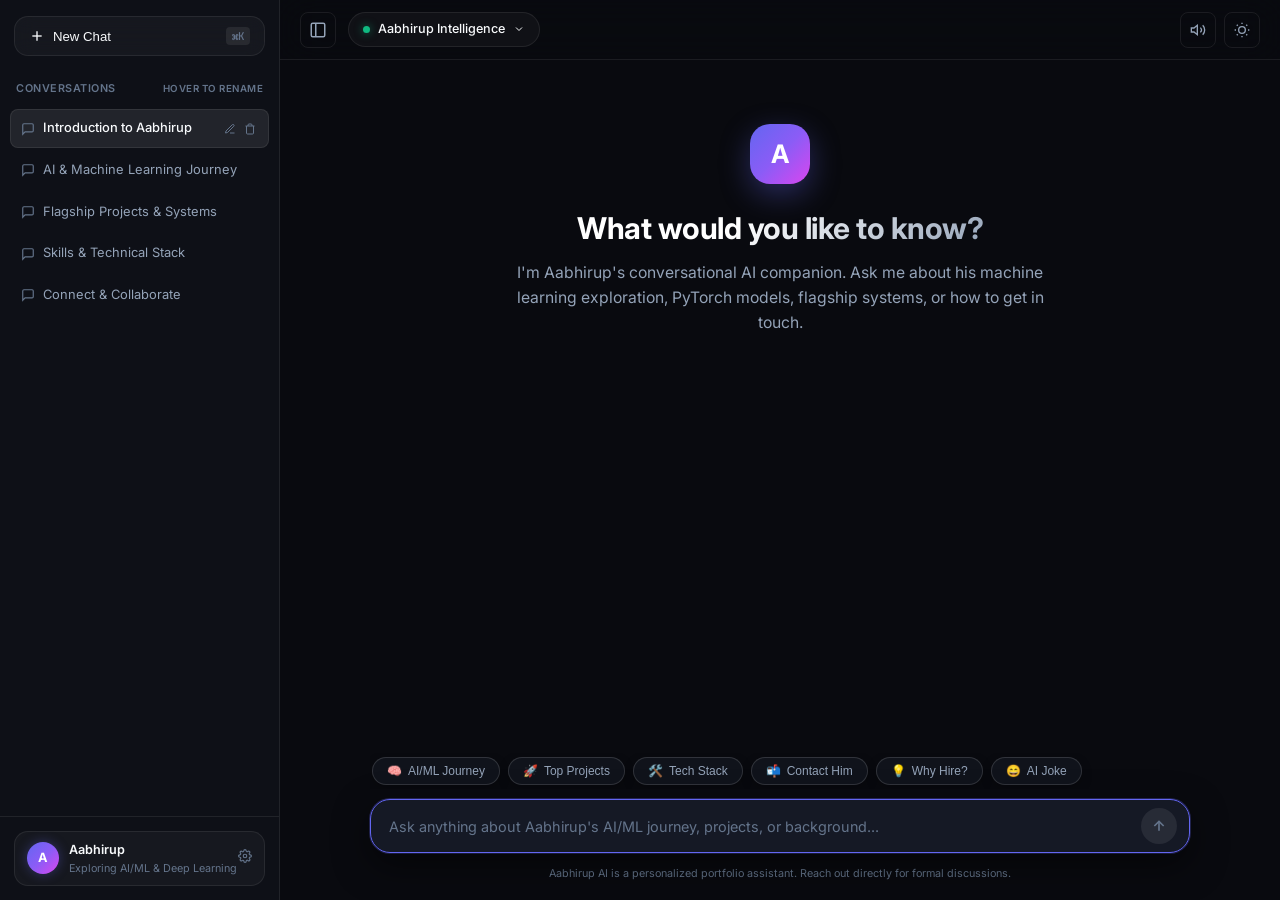
<file: Websites/AI Chatbot/index.html>
<!DOCTYPE html>
<html lang="en">
<head>
  <meta charset="UTF-8">
  <meta name="viewport" content="width=device-width, initial-scale=1.0">
  <title>Aabhirup — AI & Systems Portfolio</title>
  <meta name="description" content="Conversational AI portfolio representing Aabhirup - exploring Machine Learning, Deep Learning, 3D WebGL graphics, and full-stack systems.">
  <meta name="theme-color" content="#090a0f">

  <!-- Core Stylesheets -->
  <link rel="stylesheet" href="css/style.css">
  <link rel="stylesheet" href="css/animations.css">
</head>
<body>

  <div class="app-container">

    <!-- ====================================================================
         COLLAPSIBLE SIDEBAR WITH RENAMABLE CHATS & CUSTOM PROFILE
         ==================================================================== -->
    <aside id="sidebar" class="sidebar">
      <div class="sidebar-header">
        <button id="new-chat-btn" class="new-chat-btn" title="Start new conversation (Ctrl+K)">
          <div style="display: flex; align-items: center; gap: 8px;">
            <svg width="16" height="16" viewBox="0 0 24 24" fill="none" stroke="currentColor" stroke-width="2"><line x1="12" y1="5" x2="12" y2="19"></line><line x1="5" y1="12" x2="19" y2="12"></line></svg>
            <span>New Chat</span>
          </div>
          <span class="shortcut-pill">⌘K</span>
        </button>
      </div>

      <div class="sidebar-section-title">
        <span>CONVERSATIONS</span>
        <span style="font-size: 0.65rem; color: var(--text-muted);">HOVER TO RENAME</span>
      </div>

      <!-- Dynamically Rendered Renamable Chat Threads -->
      <nav id="sidebar-threads" class="sidebar-threads"></nav>

      <!-- User Profile Badge (Click to customize name & color theme) -->
      <div class="sidebar-footer">
        <div id="user-profile-badge" class="user-profile-badge" title="Click to customize profile name & color theme">
          <div class="profile-left">
            <div id="profile-avatar" class="profile-avatar">A</div>
            <div class="profile-info">
              <span id="profile-name" class="profile-name">Aabhirup</span>
              <span id="profile-status" class="profile-status">Exploring AI/ML & Deep Learning</span>
            </div>
          </div>
          <div class="profile-edit-badge">
            <svg width="14" height="14" viewBox="0 0 24 24" fill="none" stroke="currentColor" stroke-width="2">
              <circle cx="12" cy="12" r="3"></circle>
              <path d="M19.4 15a1.65 1.65 0 0 0 .33 1.82l.06.06a2 2 0 0 1 0 2.83 2 2 0 0 1-2.83 0l-.06-.06a1.65 1.65 0 0 0-1.82-.33 1.65 1.65 0 0 0-1 1.51V21a2 2 0 0 1-2 2 2 2 0 0 1-2-2v-.09A1.65 1.65 0 0 0 9 19.4a1.65 1.65 0 0 0-1.82.33l-.06.06a2 2 0 0 1-2.83 0 2 2 0 0 1 0-2.83l.06-.06a1.65 1.65 0 0 0 .33-1.82 1.65 1.65 0 0 0-1.51-1H3a2 2 0 0 1-2-2 2 2 0 0 1 2-2h.09A1.65 1.65 0 0 0 4.6 9a1.65 1.65 0 0 0-.33-1.82l-.06-.06a2 2 0 0 1 0-2.83 2 2 0 0 1 2.83 0l.06.06a1.65 1.65 0 0 0 1.82.33H9a1.65 1.65 0 0 0 1-1.51V3a2 2 0 0 1 2-2 2 2 0 0 1 2 2v.09a1.65 1.65 0 0 0 1 1.51 1.65 1.65 0 0 0 1.82-.33l.06-.06a2 2 0 0 1 2.83 0 2 2 0 0 1 0 2.83l-.06.06a1.65 1.65 0 0 0-.33 1.82V9a1.65 1.65 0 0 0 1.51 1H21a2 2 0 0 1 2 2 2 2 0 0 1-2 2h-.09a1.65 1.65 0 0 0-1.51 1z"></path>
            </svg>
          </div>
        </div>
      </div>
    </aside>

    <!-- ====================================================================
         MAIN CHAT CONVERSATION WORKSPACE
         ==================================================================== -->
    <main class="main-chat">

      <!-- Chat Top Navigation -->
      <header class="chat-header">
        <div class="chat-header-left">
          <button id="sidebar-toggle" class="icon-btn" aria-label="Toggle sidebar menu">
            <svg width="18" height="18" viewBox="0 0 24 24" fill="none" stroke="currentColor" stroke-width="2">
              <rect x="3" y="3" width="18" height="18" rx="2" ry="2"></rect>
              <line x1="9" y1="3" x2="9" y2="21"></line>
            </svg>
          </button>

          <!-- Apple Style Model Selector -->
          <div class="model-pill">
            <span class="model-dot"></span>
            <span>Aabhirup Intelligence</span>
            <svg width="12" height="12" viewBox="0 0 24 24" fill="none" stroke="currentColor" stroke-width="2"><polyline points="6 9 12 15 18 9"></polyline></svg>
          </div>
        </div>

        <div class="chat-header-right">
          <!-- Audio Toggle -->
          <button id="sound-toggle" class="icon-btn" title="Toggle Haptic Audio Feedback">
            <svg width="16" height="16" viewBox="0 0 24 24" fill="none" stroke="currentColor" stroke-width="2"><polygon points="11 5 6 9 2 9 2 15 6 15 11 19 11 5"></polygon><path d="M19.07 4.93a10 10 0 0 1 0 14.14M15.54 8.46a5 5 0 0 1 0 7.07"></path></svg>
          </button>

          <!-- Theme Toggle (Light / Dark) -->
          <button id="theme-toggle" class="icon-btn" title="Toggle Light/Dark Theme">
            <svg width="16" height="16" viewBox="0 0 24 24" fill="none" stroke="currentColor" stroke-width="2"><circle cx="12" cy="12" r="5"></circle><line x1="12" y1="1" x2="12" y2="3"></line><line x1="12" y1="21" x2="12" y2="23"></line><line x1="4.22" y1="4.22" x2="5.64" y2="5.64"></line><line x1="18.36" y1="18.36" x2="19.78" y2="19.78"></line><line x1="1" y1="12" x2="3" y2="12"></line><line x1="21" y1="12" x2="23" y2="12"></line><line x1="4.22" y1="19.78" x2="5.64" y2="18.36"></line><line x1="18.36" y1="5.64" x2="19.78" y2="4.22"></line></svg>
          </button>
        </div>
      </header>

      <!-- Scrollable Message Stream -->
      <section id="chat-scroll-area" class="chat-scroll-area">
        <div id="chat-content" class="chat-content-container">

          <!-- Welcome Hero View (Shown on Fresh Chat) -->
          <div id="welcome-hero" class="welcome-hero">
            <div class="welcome-logo-badge">A</div>
            <h1 class="welcome-title">What would you like to know?</h1>
            <p class="welcome-subtitle">
              I'm Aabhirup's conversational AI companion. Ask me about his machine learning exploration, PyTorch models, flagship systems, or how to get in touch.
            </p>
          </div>

        </div>
      </section>

      <!-- Floating Prompt Dock with Prompts Strip ON TOP of the Chatbox -->
      <div class="prompt-dock">

        <!-- Prompts Strip Directly on Top of the Chatbox -->
        <div class="prompt-suggestions-strip">
          <button class="strip-pill" data-prompt="What is Aabhirup learning in AI and ML?">
            <span>🧠</span> <span>AI/ML Journey</span>
          </button>
          <button class="strip-pill" data-prompt="What projects has Aabhirup built?">
            <span>🚀</span> <span>Top Projects</span>
          </button>
          <button class="strip-pill" data-prompt="What is his tech stack?">
            <span>🛠️</span> <span>Tech Stack</span>
          </button>
          <button class="strip-pill" data-prompt="How can I contact Aabhirup?">
            <span>📬</span> <span>Contact Him</span>
          </button>
          <button class="strip-pill" data-prompt="Why should I hire Aabhirup?">
            <span>💡</span> <span>Why Hire?</span>
          </button>
          <button class="strip-pill" data-prompt="Tell me a joke about machine learning">
            <span>😄</span> <span>AI Joke</span>
          </button>
        </div>

        <!-- Chatbox Main Container -->
        <div class="prompt-bar-container">
          <textarea
            id="prompt-input"
            class="prompt-textarea"
            placeholder="Ask anything about Aabhirup's AI/ML journey, projects, or background..."
            rows="1"
            autofocus
          ></textarea>

          <div class="prompt-actions">
            <button id="send-btn" class="send-btn" title="Send Message" aria-label="Send prompt">
              <svg width="16" height="16" viewBox="0 0 24 24" fill="none" stroke="currentColor" stroke-width="2.5"><line x1="12" y1="19" x2="12" y2="5"></line><polyline points="5 12 12 5 19 12"></polyline></svg>
            </button>
          </div>
        </div>

        <div class="prompt-disclaimer">
          Aabhirup AI is a personalized portfolio assistant. Reach out directly for formal discussions.
        </div>
      </div>

    </main>
  </div>

  <!-- ====================================================================
       PROFILE & COLOR THEME CUSTOMIZER MODAL
       ==================================================================== -->
  <div id="customizer-modal" class="modal-overlay" role="dialog" aria-modal="true" aria-labelledby="customizer-title">
    <div class="customizer-card">
      <div class="modal-header">
        <h3 id="customizer-title" class="modal-title">Customize Profile & Appearance</h3>
        <button id="modal-close-btn" class="modal-close-btn" aria-label="Close">✕</button>
      </div>

      <div class="modal-body">
        <div class="form-field">
          <label for="custom-name-input" class="field-label">Display Name</label>
          <input type="text" id="custom-name-input" class="field-input" placeholder="e.g. Aabhirup">
        </div>

        <div class="form-field">
          <label for="custom-status-input" class="field-label">Status / Subtitle</label>
          <input type="text" id="custom-status-input" class="field-input" placeholder="e.g. Exploring AI/ML & Deep Learning">
        </div>

        <div class="form-field">
          <label class="field-label">Accent Color Theme</label>
          <div id="color-swatches" class="color-swatches"></div>
        </div>
      </div>

      <div class="modal-footer">
        <button id="modal-cancel-btn" class="apple-btn-secondary">Cancel</button>
        <button id="modal-save-btn" class="apple-btn-primary">Save Changes</button>
      </div>
    </div>
  </div>

  <!-- Application Logic Scripts -->
  <script src="js/chat-engine.js"></script>
  <script src="js/audio-fx.js"></script>
  <script src="js/main.js"></script>
</body>
</html>
</file>
<file: Websites/css/style.css>
/* ==========================================================================
   SIMPLE, MINIMALIST & SATISFYING PORTFOLIO - DESIGN SYSTEM
   ========================================================================== */

@import url('https://fonts.googleapis.com/css2?family=Inter:wght@300;400;500;600;700&family=JetBrains+Mono:wght@400;500&display=swap');

:root {
  /* Dark Mode (Default) - Refined Obsidian */
  --bg: #09090b;
  --bg-surface: #121215;
  --bg-surface-elevated: #18181b;
  --bg-pill: rgba(255, 255, 255, 0.05);
  --bg-pill-hover: rgba(255, 255, 255, 0.1);

  --border: rgba(255, 255, 255, 0.08);
  --border-strong: rgba(255, 255, 255, 0.16);
  --border-spotlight: rgba(255, 255, 255, 0.28);

  --text-primary: #fafafa;
  --text-secondary: #a1a1aa;
  --text-muted: #71717a;

  --accent-dot: #10b981; /* Emerald available status */
  --spotlight-color: rgba(255, 255, 255, 0.06);

  /* Typography */
  --font-sans: -apple-system, BlinkMacSystemFont, 'SF Pro Display', 'Inter', sans-serif;
  --font-mono: 'JetBrains Mono', monospace;

  /* Sizing & Springs */
  --max-w: 1040px;
  --radius-sm: 8px;
  --radius-md: 14px;
  --radius-lg: 20px;
  --radius-full: 9999px;

  --spring: 0.3s cubic-bezier(0.16, 1, 0.3, 1);
  --spring-bounce: 0.4s cubic-bezier(0.34, 1.56, 0.64, 1);
}

[data-theme="light"] {
  --bg: #fafafa;
  --bg-surface: #ffffff;
  --bg-surface-elevated: #f4f4f5;
  --bg-pill: rgba(0, 0, 0, 0.05);
  --bg-pill-hover: rgba(0, 0, 0, 0.09);

  --border: rgba(0, 0, 0, 0.08);
  --border-strong: rgba(0, 0, 0, 0.16);
  --border-spotlight: rgba(0, 0, 0, 0.22);

  --text-primary: #09090b;
  --text-secondary: #52525b;
  --text-muted: #a1a1aa;

  --spotlight-color: rgba(0, 0, 0, 0.04);
}

/* Reset */
*, *::before, *::after {
  box-sizing: border-box;
  margin: 0;
  padding: 0;
}

html {
  scroll-behavior: smooth;
  font-size: 16px;
  background-color: var(--bg);
  color: var(--text-primary);
  font-family: var(--font-sans);
  -webkit-font-smoothing: antialiased;
  -moz-osx-font-smoothing: grayscale;
}

body {
  min-height: 100vh;
  line-height: 1.6;
  background-color: var(--bg);
  overflow-x: hidden;
  position: relative;
  transition: background-color 0.3s ease, color 0.3s ease;
}

/* Selection */
::selection {
  background: var(--text-primary);
  color: var(--bg);
}

/* Container */
.container {
  width: 100%;
  max-width: var(--max-w);
  margin: 0 auto;
  padding: 0 24px;
}

/* ==========================================================================
   MINIMALIST FLOATING NAVIGATION
   ========================================================================== */

.nav-wrapper {
  position: sticky;
  top: 0;
  z-index: 100;
  padding: 16px 0;
  display: flex;
  justify-content: center;
  pointer-events: none;
}

.nav-pill-bar {
  pointer-events: auto;
  display: flex;
  align-items: center;
  gap: 16px;
  padding: 8px 18px;
  background: rgba(18, 18, 21, 0.8);
  border: 1px solid var(--border);
  border-radius: var(--radius-full);
  backdrop-filter: blur(20px);
  -webkit-backdrop-filter: blur(20px);
  box-shadow: 0 8px 24px rgba(0, 0, 0, 0.25);
  transition: all var(--spring);
}

[data-theme="light"] .nav-pill-bar {
  background: rgba(255, 255, 255, 0.85);
  box-shadow: 0 8px 24px rgba(0, 0, 0, 0.06);
}

.nav-brand {
  font-size: 0.92rem;
  font-weight: 700;
  letter-spacing: -0.3px;
  color: var(--text-primary);
  text-decoration: none;
  display: flex;
  align-items: center;
  gap: 8px;
}

.nav-brand-dot {
  width: 7px;
  height: 7px;
  border-radius: 50%;
  background: var(--accent-dot);
  box-shadow: 0 0 8px var(--accent-dot);
}

.nav-links {
  display: flex;
  align-items: center;
  gap: 6px;
  list-style: none;
}

.nav-link {
  font-size: 0.84rem;
  font-weight: 500;
  color: var(--text-secondary);
  text-decoration: none;
  padding: 5px 12px;
  border-radius: var(--radius-full);
  transition: all var(--spring);
}

.nav-link:hover {
  color: var(--text-primary);
  background: var(--bg-pill);
}

.nav-controls {
  display: flex;
  align-items: center;
  gap: 6px;
  border-left: 1px solid var(--border);
  padding-left: 10px;
}

.nav-btn {
  width: 32px;
  height: 32px;
  border-radius: 50%;
  background: transparent;
  border: none;
  color: var(--text-secondary);
  cursor: pointer;
  display: flex;
  align-items: center;
  justify-content: center;
  transition: all var(--spring);
}

.nav-btn:hover {
  color: var(--text-primary);
  background: var(--bg-pill);
}

.nav-btn.active {
  color: var(--text-primary);
}

/* ==========================================================================
   HERO SECTION
   ========================================================================== */

.hero-section {
  padding: 80px 0 50px;
  display: flex;
  flex-direction: column;
  gap: 24px;
}

.hero-status-pill {
  display: inline-flex;
  align-items: center;
  gap: 8px;
  padding: 6px 14px;
  background: var(--bg-pill);
  border: 1px solid var(--border);
  border-radius: var(--radius-full);
  font-size: 0.8rem;
  color: var(--text-secondary);
  width: fit-content;
}

.status-pill-logo {
  width: 18px;
  height: 18px;
  border-radius: 50%;
  object-fit: contain;
  vertical-align: middle;
  flex-shrink: 0;
}

.pulse-dot {
  width: 6px;
  height: 6px;
  border-radius: 50%;
  background: var(--accent-dot);
  box-shadow: 0 0 8px var(--accent-dot);
  animation: statusPulse 2s infinite ease-in-out;
}

@keyframes statusPulse {
  0%, 100% { opacity: 1; transform: scale(1); }
  50% { opacity: 0.4; transform: scale(0.85); }
}

.hero-title {
  font-size: clamp(2.4rem, 5.2vw, 4rem);
  font-weight: 700;
  line-height: 1.15;
  letter-spacing: -1.2px;
  color: var(--text-primary);
  max-width: 1000px;
}

.hero-title-highlight {
  display: block;
  font-size: clamp(1.4rem, 3.2vw, 2.5rem);
  font-weight: 400;
  color: var(--text-secondary);
  letter-spacing: -0.6px;
  margin-top: 8px;
  white-space: nowrap;
}

.hero-description {
  font-size: 1.15rem;
  color: var(--text-secondary);
  line-height: 1.6;
  max-width: 680px;
}

.hero-actions {
  display: flex;
  align-items: center;
  flex-wrap: wrap;
  gap: 12px;
  padding-top: 10px;
}

/* Satisfying Button Styles */
.btn-primary {
  display: inline-flex;
  align-items: center;
  gap: 8px;
  padding: 10px 20px;
  background: var(--text-primary);
  color: var(--bg);
  border-radius: var(--radius-full);
  font-size: 0.88rem;
  font-weight: 600;
  text-decoration: none;
  border: none;
  cursor: pointer;
  transition: all var(--spring);
  box-shadow: 0 4px 14px rgba(0, 0, 0, 0.15);
}

.btn-primary:hover {
  transform: translateY(-1px);
  filter: brightness(0.95);
}

.btn-secondary {
  display: inline-flex;
  align-items: center;
  gap: 8px;
  padding: 10px 18px;
  background: var(--bg-surface);
  color: var(--text-primary);
  border: 1px solid var(--border);
  border-radius: var(--radius-full);
  font-size: 0.88rem;
  font-weight: 500;
  text-decoration: none;
  cursor: pointer;
  transition: all var(--spring);
}

.btn-secondary:hover {
  background: var(--bg-surface-elevated);
  border-color: var(--border-strong);
  transform: translateY(-1px);
}

/* Satisfying Copy Button */
.copy-btn {
  position: relative;
  overflow: hidden;
}

.copy-btn.copied {
  background: var(--accent-dot);
  color: #ffffff;
  border-color: var(--accent-dot);
  transform: scale(1.03);
}

/* ==========================================================================
   BENTO GRID ARCHITECTURE (WITH SPOTLIGHT GLOW)
   ========================================================================== */

.bento-grid {
  display: grid;
  grid-template-columns: repeat(12, 1fr);
  gap: 16px;
  padding: 24px 0 80px;
}

/* Spotlight Card Base */
.bento-card {
  position: relative;
  background: var(--bg-surface);
  border: 1px solid var(--border);
  border-radius: var(--radius-lg);
  padding: 32px;
  display: flex;
  flex-direction: column;
  overflow: hidden;
  transition: border-color var(--spring), transform var(--spring);
}

/* Mouse-tracking Spotlight Overlay */
.bento-card::before {
  content: '';
  position: absolute;
  top: 0;
  left: 0;
  right: 0;
  bottom: 0;
  border-radius: inherit;
  background: radial-gradient(
    420px circle at var(--mouse-x, 50%) var(--mouse-y, 50%),
    var(--spotlight-color),
    transparent 70%
  );
  opacity: 0;
  transition: opacity 0.3s ease;
  pointer-events: none;
  z-index: 1;
}

.bento-card:hover::before {
  opacity: 1;
}

.bento-card:hover {
  border-color: var(--border-strong);
}

/* Grid Span Utilities */
.col-12 { grid-column: span 12; }
.col-11 { grid-column: span 11; }
.col-10 { grid-column: span 10; }
.col-9  { grid-column: span 9; }
.col-8  { grid-column: span 8; }
.col-7  { grid-column: span 7; }
.col-6  { grid-column: span 6; }
.col-5  { grid-column: span 5; }
.col-4  { grid-column: span 4; }
.col-3  { grid-column: span 3; }
.col-2  { grid-column: span 2; }
.col-1  { grid-column: span 1; }

/* Card Content Structure */
.card-header {
  display: flex;
  align-items: baseline;
  justify-content: space-between;
  margin-bottom: 12px;
  position: relative;
  z-index: 2;
}

.card-tag {
  font-family: var(--font-mono);
  font-size: 0.75rem;
  color: var(--text-muted);
  text-transform: uppercase;
  letter-spacing: 0.5px;
}

.card-title {
  font-size: 1.45rem;
  font-weight: 700;
  letter-spacing: -0.5px;
  color: var(--text-primary);
  margin-bottom: 8px;
  position: relative;
  z-index: 2;
}

.card-desc {
  font-size: 0.95rem;
  color: var(--text-secondary);
  line-height: 1.6;
  position: relative;
  z-index: 2;
}

/* ==========================================================================
   INTERACTIVE PRESENTATION SLIDER (CARD 02)
   ========================================================================== */

.presentation-card {
  display: flex;
  flex-direction: column;
  justify-content: space-between;
  min-height: 380px;
  user-select: none;
}

.slider-meta {
  display: flex;
  align-items: center;
  gap: 10px;
}

.slide-counter {
  font-family: var(--font-mono);
  font-size: 0.72rem;
  color: var(--accent-dot);
  background: rgba(16, 185, 129, 0.08);
  border: 1px solid rgba(16, 185, 129, 0.2);
  padding: 2px 7px;
  border-radius: var(--radius-full);
}

.slider-controls {
  display: flex;
  align-items: center;
  gap: 6px;
}

.slider-nav-btn {
  width: 28px;
  height: 28px;
  border-radius: 50%;
  background: var(--bg);
  border: 1px solid var(--border);
  color: var(--text-secondary);
  display: flex;
  align-items: center;
  justify-content: center;
  cursor: pointer;
  transition: all var(--spring);
}

.slider-nav-btn:hover {
  color: var(--text-primary);
  background: var(--bg-pill-hover);
  border-color: var(--border-strong);
  transform: scale(1.05);
}

.slider-nav-btn:active {
  transform: scale(0.92);
}

.slider-viewport {
  width: 100%;
  overflow: hidden;
  position: relative;
  cursor: grab;
  padding: 0;
  outline: none;
}

.slider-viewport.grabbing {
  cursor: grabbing;
}

.slider-track {
  display: flex;
  width: 100%;
  will-change: transform;
}

.slide-item {
  flex: 0 0 100%;
  width: 100%;
  min-width: 100%;
  box-sizing: border-box;
  padding: 4px 2px;
  display: flex;
  flex-direction: column;
  gap: 10px;
  opacity: 0.35;
  filter: blur(1px);
  transform: scale(0.98);
  transition: opacity 0.35s ease, filter 0.35s ease, transform 0.35s ease;
}

.slide-item.active {
  opacity: 1;
  filter: blur(0);
  transform: scale(1);
}

.slide-status-row {
  display: flex;
  align-items: center;
  justify-content: space-between;
  margin-bottom: 2px;
}

.status-badge.completed {
  display: inline-flex;
  align-items: center;
  gap: 6px;
  padding: 3px 10px;
  background: rgba(16, 185, 129, 0.12);
  border: 1px solid rgba(16, 185, 129, 0.3);
  color: var(--accent-dot);
  font-family: var(--font-mono);
  font-size: 0.75rem;
  font-weight: 600;
  border-radius: var(--radius-full);
}

.status-badge.completed .status-dot {
  width: 6px;
  height: 6px;
  border-radius: 50%;
  background: #10b981;
  box-shadow: 0 0 8px #10b981;
}

.status-badge.completing {
  display: inline-flex;
  align-items: center;
  gap: 6px;
  padding: 3px 10px;
  background: rgba(245, 158, 11, 0.14);
  border: 1px solid rgba(245, 158, 11, 0.38);
  color: #f59e0b;
  font-family: var(--font-mono);
  font-size: 0.75rem;
  font-weight: 600;
  border-radius: var(--radius-full);
}

.status-badge.completing .status-dot {
  width: 6px;
  height: 6px;
  border-radius: 50%;
  background: #f59e0b;
  box-shadow: 0 0 8px #f59e0b;
  animation: statusPulse 2s infinite ease-in-out;
}

.slide-date {
  font-family: var(--font-mono);
  font-size: 0.74rem;
  color: var(--text-muted);
}

.slide-badge {
  display: inline-block;
  font-family: var(--font-mono);
  font-size: 0.72rem;
  font-weight: 500;
  color: var(--text-muted);
  text-transform: uppercase;
  letter-spacing: 0.6px;
}

.slide-title {
  font-size: 1.32rem;
  font-weight: 700;
  color: var(--text-primary);
  letter-spacing: -0.4px;
  line-height: 1.25;
}

.slide-desc {
  font-size: 0.92rem;
  color: var(--text-secondary);
  line-height: 1.6;
}

.slider-footer {
  display: flex;
  align-items: center;
  justify-content: space-between;
  padding-top: 18px;
  margin-top: auto;
  border-top: 1px solid var(--border);
}

.slider-dots {
  display: flex;
  align-items: center;
  gap: 6px;
}

.dot-btn {
  height: 6px;
  width: 6px;
  border-radius: var(--radius-full);
  background: var(--border-strong);
  border: none;
  padding: 0;
  cursor: pointer;
  transition: all 0.3s cubic-bezier(0.16, 1, 0.3, 1);
}

.dot-btn:hover {
  background: var(--text-secondary);
}

.dot-btn.active {
  width: 20px;
  background: var(--text-primary);
  box-shadow: 0 0 8px rgba(255, 255, 255, 0.3);
}

.slider-hint {
  font-family: var(--font-mono);
  font-size: 0.7rem;
  color: var(--text-muted);
  letter-spacing: 0.5px;
}

/* ==========================================================================
   INTERACTIVE AI PLAYGROUND WIDGET
   ========================================================================== */

.playground-container {
  margin-top: 20px;
  position: relative;
  z-index: 2;
  display: flex;
  flex-direction: column;
  gap: 16px;
}

.playground-canvas-box {
  position: relative;
  width: 100%;
  height: 220px;
  background: var(--bg);
  border: 1px solid var(--border);
  border-radius: var(--radius-md);
  overflow: hidden;
  cursor: crosshair;
}

#ai-canvas {
  width: 100%;
  height: 100%;
  display: block;
}

.canvas-hint {
  position: absolute;
  bottom: 10px;
  left: 14px;
  font-size: 0.72rem;
  font-family: var(--font-mono);
  color: var(--text-muted);
  pointer-events: none;
}

.canvas-badge {
  position: absolute;
  top: 10px;
  right: 14px;
  font-size: 0.7rem;
  font-family: var(--font-mono);
  color: var(--accent-dot);
  background: rgba(16, 185, 129, 0.1);
  padding: 3px 8px;
  border-radius: var(--radius-full);
}

.playground-controls {
  display: flex;
  align-items: center;
  justify-content: space-between;
  flex-wrap: wrap;
  gap: 12px;
}

.slider-group {
  display: flex;
  align-items: center;
  gap: 10px;
  font-size: 0.82rem;
  color: var(--text-secondary);
}

.slider-group input[type="range"] {
  appearance: none;
  -webkit-appearance: none;
  background: var(--bg-pill);
  height: 6px;
  border-radius: 3px;
  outline: none;
  width: 130px;
}

.slider-group input[type="range"]::-webkit-slider-thumb {
  -webkit-appearance: none;
  width: 16px;
  height: 16px;
  border-radius: 50%;
  background: var(--text-primary);
  cursor: pointer;
  box-shadow: 0 2px 6px rgba(0, 0, 0, 0.3);
}

/* ==========================================================================
   LANGUAGES & TECH CARD
   ========================================================================== */

.lang-card {
  display: flex;
  flex-direction: column;
}

.lang-grid {
  display: grid;
  grid-template-columns: repeat(4, 1fr);
  gap: 10px 14px;
  position: relative;
  z-index: 2;
}

.lang-item {
  display: flex;
  align-items: center;
  gap: 9px;
  padding: 8px 10px;
  background: var(--bg);
  border: 1px solid var(--border);
  border-radius: var(--radius-sm);
  transition: border-color var(--spring), background var(--spring);
}

.lang-item:hover {
  border-color: var(--border-strong);
  background: var(--bg-pill);
}

.lang-dot {
  flex-shrink: 0;
  width: 8px;
  height: 8px;
  border-radius: 50%;
}

.lang-name {
  font-size: 0.85rem;
  font-weight: 500;
  color: var(--text-primary);
  flex: 1;
}

.lang-level {
  font-family: var(--font-mono);
  font-size: 0.68rem;
  color: var(--text-muted);
  letter-spacing: 0.3px;
}

/* ==========================================================================
   PROJECT ITEMS IN BENTO
   ========================================================================== */

.project-item {
  display: flex;
  flex-direction: column;
  justify-content: space-between;
  height: 100%;
  position: relative;
  z-index: 2;
}

.project-meta-pills {
  display: flex;
  flex-wrap: wrap;
  gap: 6px;
  margin: 18px 0 20px;
}

.pill {
  font-family: var(--font-mono);
  font-size: 0.75rem;
  padding: 4px 10px;
  background: var(--bg-pill);
  border: 1px solid var(--border);
  border-radius: var(--radius-full);
  color: var(--text-secondary);
  transition: all var(--spring);
}

.pill:hover {
  color: var(--text-primary);
  background: var(--bg-pill-hover);
  border-color: var(--border-strong);
}

.project-link {
  display: inline-flex;
  align-items: center;
  gap: 6px;
  font-size: 0.88rem;
  font-weight: 500;
  color: var(--text-primary);
  text-decoration: none;
  transition: gap var(--spring);
  width: fit-content;
}

.project-link:hover {
  gap: 10px;
}

/* ==========================================================================
   STACK & EXPERIENCE LISTINGS
   ========================================================================== */

.stack-group {
  display: flex;
  flex-direction: column;
  gap: 14px;
  margin-top: 18px;
  position: relative;
  z-index: 2;
}

.stack-category-name {
  font-size: 0.78rem;
  font-weight: 600;
  text-transform: uppercase;
  color: var(--text-muted);
  letter-spacing: 0.5px;
}

.stack-pills-row {
  display: flex;
  flex-wrap: wrap;
  gap: 8px;
}

/* Experience Table */
.timeline-list {
  display: flex;
  flex-direction: column;
  gap: 20px;
  margin-top: 18px;
  position: relative;
  z-index: 2;
}

.timeline-row {
  display: flex;
  align-items: baseline;
  justify-content: space-between;
  flex-wrap: wrap;
  gap: 8px;
  padding-bottom: 14px;
  border-bottom: 1px solid var(--border);
}

.timeline-row:last-child {
  border-bottom: none;
  padding-bottom: 0;
}

.timeline-role {
  font-weight: 600;
  color: var(--text-primary);
  font-size: 0.95rem;
}

.timeline-org {
  font-size: 0.84rem;
  color: var(--text-secondary);
}

.timeline-time {
  font-family: var(--font-mono);
  font-size: 0.78rem;
  color: var(--text-muted);
}

/* ==========================================================================
   MINIMALIST FOOTER & CONTACT
   ========================================================================== */

.footer-section {
  padding: 60px 0 80px;
  border-top: 1px solid var(--border);
  display: flex;
  align-items: center;
  justify-content: space-between;
  flex-wrap: wrap;
  gap: 24px;
}

.footer-left {
  display: flex;
  flex-direction: column;
  gap: 6px;
}

.footer-brand {
  font-weight: 700;
  font-size: 1.05rem;
  color: var(--text-primary);
}

.footer-copy {
  font-size: 0.85rem;
  color: var(--text-muted);
}

.footer-links {
  display: flex;
  align-items: center;
  gap: 16px;
}

.footer-link {
  font-size: 0.88rem;
  color: var(--text-secondary);
  text-decoration: none;
  transition: color var(--spring);
}

.footer-link:hover {
  color: var(--text-primary);
}

/* ==========================================================================
   BENTO BOX VISUAL EDITOR & CONTROLS
   ========================================================================== */

/* Status badge & Footer notes inside cards */
.card-status-badge {
  font-family: var(--font-mono);
  font-size: 0.76rem;
  color: var(--accent-dot);
  background: rgba(16, 185, 129, 0.1);
  border: 1px solid rgba(16, 185, 129, 0.25);
  padding: 2px 8px;
  border-radius: var(--radius-full);
}

.card-footer-note {
  margin-top: auto;
  padding-top: 16px;
  border-top: 1px solid var(--border);
  font-size: 0.84rem;
  color: var(--text-muted);
  font-style: italic;
}

/* Editor Toolbar Wrapper */
.bento-editor-wrapper {
  margin-bottom: 24px;
  position: relative;
  z-index: 50;
}

.bento-editor-toolbar {
  display: flex;
  align-items: center;
  justify-content: space-between;
  flex-wrap: wrap;
  gap: 12px;
  padding: 12px 18px;
  background: rgba(18, 18, 21, 0.88);
  border: 1px solid var(--border-strong);
  border-radius: var(--radius-md);
  backdrop-filter: blur(24px);
  -webkit-backdrop-filter: blur(24px);
  box-shadow: 0 12px 32px rgba(0, 0, 0, 0.35);
  transition: all var(--spring);
}

[data-theme="light"] .bento-editor-toolbar {
  background: rgba(255, 255, 255, 0.9);
  box-shadow: 0 12px 32px rgba(0, 0, 0, 0.08);
}

.toolbar-title-group {
  display: flex;
  align-items: center;
  gap: 10px;
}

.editor-badge {
  font-family: var(--font-mono);
  font-size: 0.72rem;
  font-weight: 600;
  text-transform: uppercase;
  letter-spacing: 0.8px;
  color: var(--text-primary);
  background: var(--bg-pill);
  border: 1px solid var(--border);
  padding: 4px 10px;
  border-radius: var(--radius-full);
  display: flex;
  align-items: center;
  gap: 6px;
}

.editor-badge-dot {
  width: 6px;
  height: 6px;
  border-radius: 50%;
  background: var(--accent-dot);
  box-shadow: 0 0 6px var(--accent-dot);
}

.toolbar-actions {
  display: flex;
  align-items: center;
  flex-wrap: wrap;
  gap: 8px;
}

/* Toolbar Buttons */
.toolbar-btn {
  display: inline-flex;
  align-items: center;
  gap: 7px;
  padding: 7px 14px;
  font-size: 0.82rem;
  font-weight: 500;
  color: var(--text-secondary);
  background: var(--bg-pill);
  border: 1px solid var(--border);
  border-radius: var(--radius-full);
  cursor: pointer;
  transition: all var(--spring);
  text-decoration: none;
  font-family: var(--font-sans);
}

.toolbar-btn:hover {
  color: var(--text-primary);
  background: var(--bg-pill-hover);
  border-color: var(--border-strong);
  transform: translateY(-1px);
}

.toolbar-btn.active {
  color: #ffffff;
  background: rgba(255, 255, 255, 0.15);
  border-color: var(--border-spotlight);
}

/* Prominent Save & Copy Button */
.toolbar-btn-save {
  background: var(--text-primary);
  color: var(--bg);
  border: 1px solid transparent;
  font-weight: 600;
  box-shadow: 0 2px 10px rgba(0, 0, 0, 0.2);
}

.toolbar-btn-save:hover {
  color: var(--bg);
  background: #ffffff;
  box-shadow: 0 4px 16px rgba(255, 255, 255, 0.25);
  transform: translateY(-1px);
}

.toolbar-btn-save.copied {
  background: var(--accent-dot) !important;
  color: #ffffff !important;
  border-color: var(--accent-dot) !important;
  box-shadow: 0 0 16px rgba(16, 185, 129, 0.4) !important;
}

/* Dropdown Menus */
.toolbar-dropdown {
  position: relative;
}

.editor-dropdown-menu {
  position: absolute;
  top: calc(100% + 8px);
  left: 0;
  min-width: 220px;
  background: var(--bg-surface-elevated);
  border: 1px solid var(--border-strong);
  border-radius: var(--radius-md);
  padding: 6px;
  box-shadow: 0 14px 36px rgba(0, 0, 0, 0.4);
  backdrop-filter: blur(20px);
  -webkit-backdrop-filter: blur(20px);
  opacity: 0;
  visibility: hidden;
  transform: translateY(-6px);
  transition: all 0.2s cubic-bezier(0.16, 1, 0.3, 1);
  z-index: 100;
}

.editor-dropdown-menu.show {
  opacity: 1;
  visibility: visible;
  transform: translateY(0);
}

.dropdown-item {
  display: flex;
  flex-direction: column;
  gap: 2px;
  padding: 8px 12px;
  border-radius: var(--radius-sm);
  cursor: pointer;
  background: transparent;
  border: none;
  width: 100%;
  text-align: left;
  transition: background var(--spring);
}

.dropdown-item:hover {
  background: var(--bg-pill-hover);
}

.dropdown-item-title {
  font-size: 0.84rem;
  font-weight: 600;
  color: var(--text-primary);
  display: flex;
  align-items: center;
  gap: 6px;
}

.dropdown-item-desc {
  font-size: 0.74rem;
  color: var(--text-muted);
}

/* Card-Level Edit Overlay & Chrome */
.bento-grid.is-editing .bento-card {
  cursor: grab;
  position: relative;
  transition: transform var(--spring), border-color var(--spring), box-shadow var(--spring);
}

.bento-grid.is-editing .bento-card:active {
  cursor: grabbing;
}

.bento-card.is-selected {
  border-color: var(--accent-dot) !important;
  box-shadow: 0 0 0 1px var(--accent-dot), 0 8px 24px rgba(16, 185, 129, 0.12);
}

.bento-card.is-dragging {
  opacity: 0.35;
  border: 2px dashed var(--border-spotlight);
  transform: scale(0.98);
}

.bento-card.drag-hover {
  border-color: var(--accent-dot);
  background: rgba(16, 185, 129, 0.04);
}

.card-edit-overlay {
  display: flex;
  align-items: center;
  justify-content: space-between;
  flex-wrap: wrap;
  gap: 8px;
  margin-bottom: 16px;
  padding-bottom: 12px;
  border-bottom: 1px dashed var(--border);
  position: relative;
  z-index: 10;
}

.card-size-selector {
  display: flex;
  align-items: center;
  gap: 6px;
}

.size-label {
  font-family: var(--font-mono);
  font-size: 0.72rem;
  color: var(--text-muted);
  text-transform: uppercase;
}

.size-pills {
  display: flex;
  align-items: center;
  gap: 4px;
  background: var(--bg);
  border: 1px solid var(--border);
  border-radius: var(--radius-full);
  padding: 2px 4px;
}

.size-btn {
  font-family: var(--font-mono);
  font-size: 0.72rem;
  font-weight: 600;
  width: 22px;
  height: 22px;
  border-radius: 50%;
  background: transparent;
  border: none;
  color: var(--text-muted);
  cursor: pointer;
  display: flex;
  align-items: center;
  justify-content: center;
  transition: all var(--spring);
}

.size-btn:hover {
  color: var(--text-primary);
  background: var(--bg-pill);
}

.size-btn.active {
  background: var(--text-primary);
  color: var(--bg);
  box-shadow: 0 1px 4px rgba(0, 0, 0, 0.3);
}

.card-quick-actions {
  display: flex;
  align-items: center;
  gap: 4px;
}

.action-btn {
  display: inline-flex;
  align-items: center;
  gap: 4px;
  height: 26px;
  padding: 0 8px;
  font-size: 0.75rem;
  font-weight: 500;
  color: var(--text-secondary);
  background: var(--bg);
  border: 1px solid var(--border);
  border-radius: var(--radius-full);
  cursor: pointer;
  transition: all var(--spring);
}

.action-btn:hover:not(:disabled) {
  color: var(--text-primary);
  border-color: var(--border-strong);
  background: var(--bg-pill-hover);
}

.action-btn:disabled {
  opacity: 0.3;
  cursor: not-allowed;
}

.action-btn.edit-btn {
  color: var(--accent-dot);
  border-color: rgba(16, 185, 129, 0.3);
  background: rgba(16, 185, 129, 0.08);
}

.action-btn.edit-btn:hover {
  background: rgba(16, 185, 129, 0.16);
  border-color: var(--accent-dot);
}

.action-btn.delete-btn:hover {
  color: #ef4444;
  border-color: rgba(239, 68, 68, 0.4);
  background: rgba(239, 68, 68, 0.1);
}

/* Preview Mode */
.bento-grid.is-previewing .card-edit-overlay {
  display: none !important;
}

.bento-grid.is-previewing .bento-card {
  cursor: default !important;
}

/* ==========================================================================
   INSPECTOR DRAWER (FORMATTING PANEL)
   ========================================================================== */

.bento-inspector-drawer {
  position: fixed;
  top: 0;
  right: -420px;
  width: 400px;
  max-width: 90vw;
  height: 100vh;
  background: rgba(18, 18, 21, 0.95);
  border-left: 1px solid var(--border-strong);
  box-shadow: -10px 0 40px rgba(0, 0, 0, 0.5);
  backdrop-filter: blur(24px);
  -webkit-backdrop-filter: blur(24px);
  z-index: 1000;
  display: flex;
  flex-direction: column;
  transition: right 0.35s cubic-bezier(0.16, 1, 0.3, 1);
}

[data-theme="light"] .bento-inspector-drawer {
  background: rgba(255, 255, 255, 0.97);
  box-shadow: -10px 0 40px rgba(0, 0, 0, 0.12);
}

.bento-inspector-drawer.open {
  right: 0;
}

.inspector-header {
  display: flex;
  align-items: center;
  justify-content: space-between;
  padding: 20px 24px;
  border-bottom: 1px solid var(--border);
}

.inspector-title {
  font-size: 1.1rem;
  font-weight: 700;
  color: var(--text-primary);
  display: flex;
  align-items: center;
  gap: 8px;
}

.close-inspector-btn {
  width: 28px;
  height: 28px;
  border-radius: 50%;
  background: transparent;
  border: 1px solid var(--border);
  color: var(--text-secondary);
  cursor: pointer;
  display: flex;
  align-items: center;
  justify-content: center;
  transition: all var(--spring);
}

.close-inspector-btn:hover {
  color: var(--text-primary);
  background: var(--bg-pill);
}

.inspector-body {
  padding: 24px;
  overflow-y: auto;
  display: flex;
  flex-direction: column;
  gap: 20px;
}

.inspector-group {
  display: flex;
  flex-direction: column;
  gap: 6px;
}

.inspector-label {
  font-family: var(--font-mono);
  font-size: 0.74rem;
  font-weight: 600;
  color: var(--text-muted);
  text-transform: uppercase;
  letter-spacing: 0.5px;
}

.inspector-input,
.inspector-textarea,
.inspector-select {
  width: 100%;
  padding: 9px 12px;
  background: var(--bg);
  border: 1px solid var(--border);
  border-radius: var(--radius-sm);
  color: var(--text-primary);
  font-family: var(--font-sans);
  font-size: 0.88rem;
  outline: none;
  transition: border-color var(--spring);
}

.inspector-input:focus,
.inspector-textarea:focus,
.inspector-select:focus {
  border-color: var(--border-spotlight);
}

.inspector-textarea {
  min-height: 80px;
  resize: vertical;
}

.inspector-row {
  display: grid;
  grid-template-columns: 1fr 1fr;
  gap: 12px;
}

/* Inspector Pills Manager */
.insp-pills-list {
  display: flex;
  flex-wrap: wrap;
  gap: 6px;
  margin-bottom: 8px;
}

.insp-pill-tag {
  display: inline-flex;
  align-items: center;
  gap: 6px;
  padding: 4px 10px;
  background: var(--bg-pill);
  border: 1px solid var(--border);
  border-radius: var(--radius-full);
  font-size: 0.78rem;
  color: var(--text-primary);
}

.remove-pill-btn {
  background: transparent;
  border: none;
  color: var(--text-muted);
  cursor: pointer;
  font-size: 1rem;
  line-height: 1;
  padding: 0;
}

.remove-pill-btn:hover {
  color: #ef4444;
}

.add-pill-group {
  display: flex;
  gap: 6px;
}

/* ==========================================================================
   CODE EXPORT MODAL
   ========================================================================== */

.bento-code-modal {
  position: fixed;
  top: 0;
  left: 0;
  width: 100vw;
  height: 100vh;
  background: rgba(0, 0, 0, 0.75);
  backdrop-filter: blur(12px);
  -webkit-backdrop-filter: blur(12px);
  display: flex;
  align-items: center;
  justify-content: center;
  padding: 24px;
  z-index: 2000;
  opacity: 0;
  visibility: hidden;
  transition: all 0.3s ease;
}

.bento-code-modal.open {
  opacity: 1;
  visibility: visible;
}

.modal-card {
  width: 100%;
  max-width: 860px;
  max-height: 85vh;
  background: var(--bg-surface-elevated);
  border: 1px solid var(--border-strong);
  border-radius: var(--radius-lg);
  display: flex;
  flex-direction: column;
  box-shadow: 0 24px 60px rgba(0, 0, 0, 0.6);
  overflow: hidden;
}

.modal-header {
  display: flex;
  align-items: center;
  justify-content: space-between;
  padding: 18px 24px;
  border-bottom: 1px solid var(--border);
}

.modal-title {
  font-size: 1.1rem;
  font-weight: 700;
  color: var(--text-primary);
}

.modal-code-container {
  padding: 20px 24px;
  overflow-y: auto;
  background: #0d0d10;
  flex: 1;
}

.modal-code-pre {
  font-family: var(--font-mono);
  font-size: 0.82rem;
  color: #e4e4e7;
  line-height: 1.6;
  white-space: pre;
}

.modal-footer {
  display: flex;
  align-items: center;
  justify-content: space-between;
  padding: 16px 24px;
  border-top: 1px solid var(--border);
  background: var(--bg-surface);
}

/* ==========================================================================
   TOAST NOTIFICATION
   ========================================================================== */

.bento-toast {
  position: fixed;
  bottom: 30px;
  left: 50%;
  transform: translateX(-50%) translateY(40px);
  background: rgba(18, 18, 21, 0.95);
  color: var(--text-primary);
  border: 1px solid var(--border-spotlight);
  padding: 10px 20px;
  border-radius: var(--radius-full);
  font-size: 0.86rem;
  font-weight: 500;
  box-shadow: 0 10px 30px rgba(0, 0, 0, 0.5);
  backdrop-filter: blur(16px);
  -webkit-backdrop-filter: blur(16px);
  opacity: 0;
  visibility: hidden;
  transition: all 0.3s cubic-bezier(0.16, 1, 0.3, 1);
  z-index: 9999;
  pointer-events: none;
}

.bento-toast.visible {
  opacity: 1;
  visibility: visible;
  transform: translateX(-50%) translateY(0);
}

/* Responsive Overrides */
@media (max-width: 900px) {
  .col-12, .col-11, .col-10, .col-9, .col-8, .col-7, .col-6, .col-5, .col-4, .col-3, .col-2, .col-1 {
    grid-column: span 12;
  }
  .hero-title {
    font-size: 2.5rem;
  }
  .bento-card {
    padding: 24px;
  }
  .bento-inspector-drawer {
    width: 100vw;
    right: -100vw;
  }
}

@media (max-width: 600px) {
  .nav-links {
    display: none;
  }
  .hero-section {
    padding: 50px 0 30px;
  }
  .hero-title-highlight {
    font-size: clamp(1.1rem, 4.8vw, 1.35rem);
    white-space: normal;
  }
  .footer-section {
    flex-direction: column;
    align-items: flex-start;
  }
  .bento-editor-toolbar {
    flex-direction: column;
    align-items: stretch;
  }
  .toolbar-actions {
    justify-content: flex-start;
  }
}
</file>
<file: Websites/css/animations.css>
/* ==========================================================================
   SATISFYING SPRING MICRO-ANIMATIONS & KEYFRAMES
   ========================================================================== */

@keyframes popSpring {
  0% { transform: scale(0.95); }
  45% { transform: scale(1.06); }
  75% { transform: scale(0.98); }
  100% { transform: scale(1); }
}

.anim-pop {
  animation: popSpring 0.35s cubic-bezier(0.34, 1.56, 0.64, 1);
}

@keyframes fadeInScale {
  from {
    opacity: 0;
    transform: translateY(12px) scale(0.98);
  }
  to {
    opacity: 1;
    transform: translateY(0) scale(1);
  }
}

.fade-in {
  animation: fadeInScale 0.5s cubic-bezier(0.16, 1, 0.3, 1) forwards;
}

@keyframes magneticGlance {
  0%, 100% { transform: translate(0, 0); }
  50% { transform: translate(1px, -1px); }
}
</file>
<file: Websites/AI Chatbot/css/style.css>
/* ==========================================================================
   APPLE-GRADE MINIMALIST CONVERSATIONAL AI PORTFOLIO (CLAUDE / CHATGPT STYLE)
   ========================================================================== */

@import url('https://fonts.googleapis.com/css2?family=Inter:wght@300;400;500;600;700&family=JetBrains+Mono:wght@400;500;600&display=swap');

:root {
  /* Default Theme Accent: Apple Indigo */
  --accent: #6366f1;
  --accent-hover: #4f46e5;
  --accent-subtle: rgba(99, 102, 241, 0.14);
  --accent-glow: rgba(99, 102, 241, 0.35);
  --accent-gradient: linear-gradient(135deg, #6366f1 0%, #8b5cf6 50%, #d946ef 100%);

  /* Backgrounds */
  --bg-app: #090a0f;
  --bg-sidebar: #0e1017;
  --bg-sidebar-hover: rgba(255, 255, 255, 0.05);
  --bg-sidebar-active: rgba(255, 255, 255, 0.085);

  --bg-card: rgba(255, 255, 255, 0.035);
  --bg-card-hover: rgba(255, 255, 255, 0.065);
  --bg-user-bubble: #1a1d29;
  --bg-assistant-bubble: transparent;

  --bg-prompt: rgba(18, 21, 30, 0.88);
  --bg-prompt-focus: rgba(22, 26, 38, 0.98);

  --border-subtle: rgba(255, 255, 255, 0.08);
  --border-medium: rgba(255, 255, 255, 0.14);
  --border-highlight: var(--accent-glow);

  /* Text Hierarchy */
  --text-primary: #f8fafc;
  --text-secondary: #94a3b8;
  --text-muted: #64748b;
  --text-code: #e2e8f0;

  /* Typography */
  --font-sans: -apple-system, BlinkMacSystemFont, 'SF Pro Display', 'SF Pro Text', 'Inter', sans-serif;
  --font-mono: 'JetBrains Mono', monospace;

  /* Layout & Sizing */
  --sidebar-width: 280px;
  --header-height: 60px;
  --content-max-width: 820px;
  --radius-sm: 8px;
  --radius-md: 14px;
  --radius-lg: 20px;
  --radius-full: 9999px;

  /* Spring Transitions */
  --spring: 0.3s cubic-bezier(0.16, 1, 0.3, 1);
  --spring-fast: 0.18s cubic-bezier(0.16, 1, 0.3, 1);
}

/* Light Theme Variables */
[data-theme="light"] {
  --bg-app: #fbfbfd;
  --bg-sidebar: #f3f3f6;
  --bg-sidebar-hover: rgba(0, 0, 0, 0.04);
  --bg-sidebar-active: rgba(0, 0, 0, 0.07);

  --bg-card: #ffffff;
  --bg-card-hover: #f5f5f7;
  --bg-user-bubble: #e8e8ed;
  --bg-assistant-bubble: transparent;

  --bg-prompt: rgba(255, 255, 255, 0.92);
  --bg-prompt-focus: #ffffff;

  --border-subtle: rgba(0, 0, 0, 0.07);
  --border-medium: rgba(0, 0, 0, 0.12);

  --text-primary: #1d1d1f;
  --text-secondary: #6e6e73;
  --text-muted: #86868b;
  --text-code: #1f2937;
}

/* Base Reset */
*, *::before, *::after {
  box-sizing: border-box;
  margin: 0;
  padding: 0;
}

html, body {
  width: 100%;
  height: 100%;
  background-color: var(--bg-app);
  color: var(--text-primary);
  font-family: var(--font-sans);
  font-size: 15px;
  line-height: 1.6;
  -webkit-font-smoothing: antialiased;
  -moz-osx-font-smoothing: grayscale;
  overflow: hidden;
}

/* Scrollbars */
::-webkit-scrollbar {
  width: 6px;
  height: 6px;
}
::-webkit-scrollbar-track {
  background: transparent;
}
::-webkit-scrollbar-thumb {
  background: var(--border-subtle);
  border-radius: var(--radius-full);
}
::-webkit-scrollbar-thumb:hover {
  background: var(--border-medium);
}

/* App Container */
.app-container {
  display: flex;
  width: 100vw;
  height: 100vh;
  background-color: var(--bg-app);
  overflow: hidden;
  position: relative;
}

/* ==========================================================================
   SIDEBAR (RENAMABLE CHATS & PROFILES)
   ========================================================================== */

.sidebar {
  width: var(--sidebar-width);
  height: 100%;
  background-color: var(--bg-sidebar);
  border-right: 1px solid var(--border-subtle);
  display: flex;
  flex-direction: column;
  flex-shrink: 0;
  transition: transform var(--spring), width var(--spring);
  z-index: 50;
}

.sidebar.collapsed {
  transform: translateX(-100%);
  position: absolute;
}

.sidebar-header {
  padding: 16px 14px 10px;
  display: flex;
  align-items: center;
  justify-content: space-between;
}

.new-chat-btn {
  flex: 1;
  display: flex;
  align-items: center;
  justify-content: space-between;
  gap: 10px;
  padding: 10px 14px;
  background: var(--bg-card);
  border: 1px solid var(--border-subtle);
  border-radius: var(--radius-md);
  color: var(--text-primary);
  font-size: 0.88rem;
  font-weight: 500;
  cursor: pointer;
  transition: all var(--spring-fast);
  backdrop-filter: blur(10px);
}

.new-chat-btn:hover {
  background: var(--bg-card-hover);
  border-color: var(--border-medium);
  transform: translateY(-1px);
}

.shortcut-pill {
  font-size: 0.72rem;
  font-family: var(--font-mono);
  color: var(--text-muted);
  background: var(--border-subtle);
  padding: 2px 6px;
  border-radius: 4px;
}

.sidebar-section-title {
  padding: 14px 16px 6px;
  font-size: 0.72rem;
  font-weight: 600;
  letter-spacing: 0.5px;
  color: var(--text-muted);
  text-transform: uppercase;
  display: flex;
  align-items: center;
  justify-content: space-between;
}

.sidebar-threads {
  flex: 1;
  overflow-y: auto;
  padding: 6px 10px;
  display: flex;
  flex-direction: column;
  gap: 3px;
}

/* Renamable Chat Thread Item */
.thread-item {
  display: flex;
  align-items: center;
  justify-content: space-between;
  gap: 8px;
  padding: 8px 10px;
  border-radius: var(--radius-sm);
  color: var(--text-secondary);
  font-size: 0.86rem;
  cursor: pointer;
  transition: all var(--spring-fast);
  border: 1px solid transparent;
  position: relative;
  group: relative;
}

.thread-item:hover {
  background-color: var(--bg-sidebar-hover);
  color: var(--text-primary);
}

.thread-item.active {
  background-color: var(--bg-sidebar-active);
  color: var(--text-primary);
  font-weight: 500;
  border-color: var(--border-subtle);
}

.thread-main {
  display: flex;
  align-items: center;
  gap: 8px;
  flex: 1;
  min-width: 0;
}

.thread-icon {
  flex-shrink: 0;
  color: var(--text-muted);
}

.thread-title-text {
  white-space: nowrap;
  overflow: hidden;
  text-overflow: ellipsis;
  flex: 1;
}

/* Inline Edit Input */
.thread-edit-input {
  background: rgba(0, 0, 0, 0.4);
  border: 1px solid var(--accent);
  border-radius: 4px;
  color: #fff;
  font-family: var(--font-sans);
  font-size: 0.84rem;
  padding: 2px 6px;
  width: 100%;
  outline: none;
}

/* Action buttons (Rename & Delete) */
.thread-actions {
  display: none;
  align-items: center;
  gap: 4px;
  flex-shrink: 0;
}

.thread-item:hover .thread-actions,
.thread-item.active .thread-actions {
  display: flex;
}

.thread-action-btn {
  background: transparent;
  border: none;
  color: var(--text-muted);
  cursor: pointer;
  padding: 2px;
  border-radius: 4px;
  display: flex;
  align-items: center;
  justify-content: center;
  transition: color 0.15s;
}

.thread-action-btn:hover {
  color: var(--text-primary);
}

/* Sidebar Footer & User Profile */
.sidebar-footer {
  padding: 14px;
  border-top: 1px solid var(--border-subtle);
}

.user-profile-badge {
  display: flex;
  align-items: center;
  justify-content: space-between;
  padding: 8px 12px;
  border-radius: var(--radius-md);
  background: var(--bg-card);
  border: 1px solid var(--border-subtle);
  cursor: pointer;
  transition: all var(--spring-fast);
}

.user-profile-badge:hover {
  background: var(--bg-card-hover);
  border-color: var(--border-medium);
  transform: translateY(-1px);
}

.profile-left {
  display: flex;
  align-items: center;
  gap: 10px;
  min-width: 0;
}

.profile-avatar {
  width: 32px;
  height: 32px;
  border-radius: 50%;
  background: var(--accent-gradient);
  display: flex;
  align-items: center;
  justify-content: center;
  font-weight: 700;
  font-size: 0.85rem;
  color: #fff;
  flex-shrink: 0;
  box-shadow: 0 0 12px var(--accent-glow);
  transition: background 0.3s ease;
}

.profile-info {
  display: flex;
  flex-direction: column;
  overflow: hidden;
}

.profile-name {
  font-size: 0.84rem;
  font-weight: 600;
  color: var(--text-primary);
  white-space: nowrap;
  overflow: hidden;
  text-overflow: ellipsis;
}

.profile-status {
  font-size: 0.72rem;
  color: var(--text-muted);
  white-space: nowrap;
  overflow: hidden;
  text-overflow: ellipsis;
}

.profile-edit-badge {
  color: var(--text-muted);
}

/* ==========================================================================
   MAIN CHAT WORKSPACE
   ========================================================================== */

.main-chat {
  flex: 1;
  display: flex;
  flex-direction: column;
  height: 100%;
  position: relative;
  background-color: var(--bg-app);
}

/* Top Navigation Bar */
.chat-header {
  height: var(--header-height);
  padding: 0 20px;
  display: flex;
  align-items: center;
  justify-content: space-between;
  border-bottom: 1px solid var(--border-subtle);
  background: rgba(9, 10, 15, 0.8);
  backdrop-filter: blur(20px);
  -webkit-backdrop-filter: blur(20px);
  z-index: 40;
}

.chat-header-left {
  display: flex;
  align-items: center;
  gap: 12px;
}

.icon-btn {
  width: 36px;
  height: 36px;
  border-radius: var(--radius-sm);
  background: transparent;
  border: 1px solid var(--border-subtle);
  color: var(--text-secondary);
  display: flex;
  align-items: center;
  justify-content: center;
  cursor: pointer;
  transition: all var(--spring-fast);
}

.icon-btn:hover {
  background: var(--bg-card-hover);
  color: var(--text-primary);
  border-color: var(--border-medium);
}

.icon-btn.active {
  background: var(--accent-subtle);
  border-color: var(--accent);
  color: var(--accent);
}

/* Model Selector Pill */
.model-pill {
  display: flex;
  align-items: center;
  gap: 8px;
  padding: 6px 14px;
  background: var(--bg-card);
  border: 1px solid var(--border-subtle);
  border-radius: var(--radius-full);
  font-size: 0.84rem;
  font-weight: 500;
  color: var(--text-primary);
  cursor: pointer;
  transition: all var(--spring-fast);
}

.model-pill:hover {
  background: var(--bg-card-hover);
  border-color: var(--border-medium);
}

.model-dot {
  width: 7px;
  height: 7px;
  border-radius: 50%;
  background: #10b981;
  box-shadow: 0 0 8px rgba(16, 185, 129, 0.6);
}

.chat-header-right {
  display: flex;
  align-items: center;
  gap: 8px;
}

/* ==========================================================================
   CONVERSATION STREAM
   ========================================================================== */

.chat-scroll-area {
  flex: 1;
  overflow-y: auto;
  padding: 24px 20px 180px; /* Space for prompt dock & suggestions */
  display: flex;
  flex-direction: column;
  scroll-behavior: smooth;
}

.chat-content-container {
  width: 100%;
  max-width: var(--content-max-width);
  margin: 0 auto;
  display: flex;
  flex-direction: column;
  gap: 28px;
}

/* Welcome Hero View */
.welcome-hero {
  display: flex;
  flex-direction: column;
  align-items: center;
  text-align: center;
  padding: 40px 0 20px;
  animation: fadeIn 0.6s ease;
}

.welcome-logo-badge {
  width: 60px;
  height: 60px;
  border-radius: 20px;
  background: var(--accent-gradient);
  display: flex;
  align-items: center;
  justify-content: center;
  color: #fff;
  font-size: 1.7rem;
  font-weight: 700;
  margin-bottom: 20px;
  box-shadow: 0 10px 30px var(--accent-glow);
  position: relative;
}

.welcome-title {
  font-size: 2rem;
  font-weight: 700;
  letter-spacing: -0.5px;
  margin-bottom: 8px;
  background: linear-gradient(135deg, #ffffff 40%, var(--text-secondary) 100%);
  -webkit-background-clip: text;
  -webkit-text-fill-color: transparent;
}

.welcome-subtitle {
  font-size: 1.05rem;
  color: var(--text-secondary);
  max-width: 540px;
  line-height: 1.6;
  margin-bottom: 24px;
}

/* ==========================================================================
   MESSAGES & STREAMING RESPONSES
   ========================================================================== */

.message-row {
  display: flex;
  gap: 16px;
  width: 100%;
  animation: messageSlideIn 0.35s cubic-bezier(0.16, 1, 0.3, 1);
}

.message-row.user {
  justify-content: flex-end;
}

.message-row.user .message-bubble {
  background-color: var(--bg-user-bubble);
  border: 1px solid var(--border-medium);
  border-radius: 18px;
  border-bottom-right-radius: 4px;
  padding: 12px 18px;
  max-width: 80%;
  color: var(--text-primary);
  font-size: 0.96rem;
  line-height: 1.55;
}

.message-row.assistant {
  justify-content: flex-start;
}

.assistant-avatar-box {
  width: 32px;
  height: 32px;
  border-radius: 10px;
  background: var(--accent-gradient);
  display: flex;
  align-items: center;
  justify-content: center;
  color: #fff;
  font-weight: 700;
  font-size: 0.85rem;
  flex-shrink: 0;
  margin-top: 2px;
  box-shadow: 0 0 10px var(--accent-glow);
}

.assistant-message-body {
  flex: 1;
  color: var(--text-primary);
  font-size: 0.96rem;
  line-height: 1.7;
}

/* Formatted Assistant Output Content */
.assistant-message-body h3, .assistant-message-body h4 {
  font-size: 1.15rem;
  font-weight: 700;
  margin: 12px 0 6px;
  color: var(--text-primary);
}

.assistant-message-body p {
  margin-bottom: 12px;
}

.assistant-message-body p:last-child {
  margin-bottom: 0;
}

.assistant-message-body ul {
  margin: 8px 0 14px 20px;
  display: flex;
  flex-direction: column;
  gap: 6px;
}

.assistant-message-body li {
  color: var(--text-secondary);
}

.assistant-message-body strong {
  color: var(--text-primary);
  font-weight: 600;
}

/* Rich Project Cards in Chat Response */
.chat-project-card {
  margin: 14px 0;
  padding: 16px 18px;
  background: var(--bg-card);
  border: 1px solid var(--border-subtle);
  border-radius: var(--radius-md);
  display: flex;
  flex-direction: column;
  gap: 8px;
  transition: all var(--spring-fast);
}

.chat-project-card:hover {
  border-color: var(--border-highlight);
  background: var(--bg-card-hover);
}

.chat-project-top {
  display: flex;
  align-items: baseline;
  justify-content: space-between;
  flex-wrap: wrap;
  gap: 8px;
}

.chat-project-name {
  font-size: 1.02rem;
  font-weight: 700;
  color: var(--text-primary);
}

.chat-project-badge {
  font-size: 0.72rem;
  font-family: var(--font-mono);
  padding: 2px 8px;
  background: var(--accent-subtle);
  color: var(--accent);
  border-radius: var(--radius-full);
  font-weight: 600;
}

.chat-project-desc {
  font-size: 0.88rem;
  color: var(--text-secondary);
  line-height: 1.5;
}

.chat-project-tags {
  display: flex;
  flex-wrap: wrap;
  gap: 6px;
  margin-top: 4px;
}

.chat-tag {
  font-size: 0.72rem;
  font-family: var(--font-mono);
  padding: 2px 8px;
  background: rgba(255, 255, 255, 0.05);
  border-radius: 4px;
  color: var(--text-muted);
}

/* Interactive Action Buttons inside Messages */
.action-chips-container {
  display: flex;
  flex-wrap: wrap;
  gap: 8px;
  margin-top: 14px;
}

.action-chip {
  display: inline-flex;
  align-items: center;
  gap: 6px;
  padding: 6px 14px;
  background: var(--bg-card);
  border: 1px solid var(--border-subtle);
  border-radius: var(--radius-full);
  color: var(--text-secondary);
  font-size: 0.82rem;
  font-weight: 500;
  cursor: pointer;
  transition: all var(--spring-fast);
}

.action-chip:hover {
  background: var(--accent-subtle);
  border-color: var(--accent);
  color: var(--text-primary);
  transform: translateY(-1px);
}

/* Blinking Streaming Cursor */
.streaming-cursor {
  display: inline-block;
  width: 6px;
  height: 1.1em;
  background: var(--accent);
  margin-left: 2px;
  vertical-align: text-bottom;
  border-radius: 1px;
  animation: cursorBlink 0.8s infinite;
}

@keyframes cursorBlink {
  0%, 100% { opacity: 1; }
  50% { opacity: 0; }
}

/* ==========================================================================
   FLOATING PROMPT DOCK WITH PROMPTS ON TOP
   ========================================================================== */

.prompt-dock {
  position: absolute;
  bottom: 0;
  left: 0;
  width: 100%;
  padding: 0 20px 18px;
  display: flex;
  flex-direction: column;
  align-items: center;
  background: linear-gradient(to top, var(--bg-app) 75%, transparent);
  pointer-events: none;
  z-index: 30;
  gap: 10px;
}

/* Prompts Strip Directly on Top of the Chatbox */
.prompt-suggestions-strip {
  width: 100%;
  max-width: var(--content-max-width);
  display: flex;
  align-items: center;
  gap: 8px;
  overflow-x: auto;
  white-space: nowrap;
  pointer-events: auto;
  padding: 4px 2px;
  scrollbar-width: none;
}

.prompt-suggestions-strip::-webkit-scrollbar {
  display: none;
}

.strip-pill {
  display: inline-flex;
  align-items: center;
  gap: 6px;
  padding: 6px 14px;
  background: var(--bg-prompt);
  border: 1px solid var(--border-medium);
  border-radius: var(--radius-full);
  backdrop-filter: blur(20px);
  -webkit-backdrop-filter: blur(20px);
  color: var(--text-secondary);
  font-size: 0.8rem;
  font-weight: 500;
  cursor: pointer;
  transition: all var(--spring-fast);
  box-shadow: 0 4px 12px rgba(0, 0, 0, 0.2);
  user-select: none;
}

.strip-pill:hover {
  background: var(--accent-subtle);
  border-color: var(--accent);
  color: var(--text-primary);
  transform: translateY(-2px);
  box-shadow: 0 6px 16px var(--accent-glow);
}

.strip-pill:active {
  transform: translateY(0);
}

/* Chatbox Main Container */
.prompt-bar-container {
  width: 100%;
  max-width: var(--content-max-width);
  background: var(--bg-prompt);
  border: 1px solid var(--border-medium);
  border-radius: var(--radius-lg);
  backdrop-filter: blur(24px);
  -webkit-backdrop-filter: blur(24px);
  box-shadow: 0 10px 30px rgba(0, 0, 0, 0.4), 0 0 1px rgba(255, 255, 255, 0.1);
  padding: 8px 12px 8px 18px;
  display: flex;
  align-items: flex-end;
  gap: 10px;
  transition: all var(--spring);
  pointer-events: auto;
}

.prompt-bar-container:focus-within {
  background: var(--bg-prompt-focus);
  border-color: var(--accent);
  box-shadow: 0 12px 35px rgba(0, 0, 0, 0.5), 0 0 0 1px var(--accent-glow);
}

.prompt-textarea {
  flex: 1;
  background: transparent;
  border: none;
  outline: none;
  color: var(--text-primary);
  font-family: var(--font-sans);
  font-size: 0.96rem;
  line-height: 1.5;
  resize: none;
  max-height: 160px;
  min-height: 24px;
  padding: 6px 0;
}

.prompt-textarea::placeholder {
  color: var(--text-muted);
}

.prompt-actions {
  display: flex;
  align-items: center;
  gap: 6px;
  flex-shrink: 0;
}

/* Send Button */
.send-btn {
  width: 36px;
  height: 36px;
  border-radius: var(--radius-full);
  background: var(--border-subtle);
  border: none;
  color: var(--text-muted);
  display: flex;
  align-items: center;
  justify-content: center;
  cursor: not-allowed;
  transition: all var(--spring-fast);
}

.send-btn.active {
  background: var(--text-primary);
  color: var(--bg-app);
  cursor: pointer;
  box-shadow: 0 0 15px rgba(255, 255, 255, 0.3);
  transform: scale(1.03);
}

.send-btn.active:hover {
  transform: scale(1.08);
}

.prompt-disclaimer {
  font-size: 0.72rem;
  color: var(--text-muted);
  margin-top: 2px;
  text-align: center;
  pointer-events: auto;
}

/* ==========================================================================
   PROFILE & COLOR CUSTOMIZER MODAL
   ========================================================================== */

.modal-overlay {
  position: fixed;
  top: 0;
  left: 0;
  width: 100vw;
  height: 100vh;
  background: rgba(0, 0, 0, 0.65);
  backdrop-filter: blur(16px);
  -webkit-backdrop-filter: blur(16px);
  display: flex;
  align-items: center;
  justify-content: center;
  padding: 20px;
  z-index: 1000;
  opacity: 0;
  pointer-events: none;
  transition: opacity 0.25s ease;
}

.modal-overlay.active {
  opacity: 1;
  pointer-events: auto;
}

.customizer-card {
  width: 100%;
  max-width: 440px;
  background: var(--bg-sidebar);
  border: 1px solid var(--border-medium);
  border-radius: var(--radius-lg);
  box-shadow: 0 24px 60px rgba(0, 0, 0, 0.7), 0 0 1px rgba(255, 255, 255, 0.2);
  overflow: hidden;
  transform: scale(0.95);
  transition: transform 0.25s cubic-bezier(0.16, 1, 0.3, 1);
}

.modal-overlay.active .customizer-card {
  transform: scale(1);
}

.modal-header {
  padding: 16px 20px;
  display: flex;
  align-items: center;
  justify-content: space-between;
  border-bottom: 1px solid var(--border-subtle);
}

.modal-title {
  font-size: 1rem;
  font-weight: 600;
  color: var(--text-primary);
}

.modal-close-btn {
  background: transparent;
  border: none;
  color: var(--text-muted);
  font-size: 1.1rem;
  cursor: pointer;
  padding: 4px;
  border-radius: 4px;
}

.modal-close-btn:hover {
  color: var(--text-primary);
}

.modal-body {
  padding: 20px;
  display: flex;
  flex-direction: column;
  gap: 18px;
}

.form-field {
  display: flex;
  flex-direction: column;
  gap: 6px;
}

.field-label {
  font-size: 0.78rem;
  font-weight: 600;
  color: var(--text-secondary);
  text-transform: uppercase;
  letter-spacing: 0.5px;
}

.field-input {
  background: var(--bg-app);
  border: 1px solid var(--border-subtle);
  border-radius: var(--radius-sm);
  padding: 10px 14px;
  color: var(--text-primary);
  font-family: var(--font-sans);
  font-size: 0.92rem;
  outline: none;
  transition: border-color var(--spring-fast);
}

.field-input:focus {
  border-color: var(--accent);
}

/* Color Palette Swatches */
.color-swatches {
  display: grid;
  grid-template-columns: repeat(6, 1fr);
  gap: 10px;
  margin-top: 4px;
}

.color-swatch {
  width: 100%;
  aspect-ratio: 1 / 1;
  border-radius: 50%;
  border: 2px solid transparent;
  cursor: pointer;
  transition: all var(--spring-fast);
  position: relative;
}

.color-swatch:hover {
  transform: scale(1.15);
}

.color-swatch.active {
  border-color: #ffffff;
  box-shadow: 0 0 12px var(--accent-glow);
  transform: scale(1.15);
}

.modal-footer {
  padding: 14px 20px;
  border-top: 1px solid var(--border-subtle);
  display: flex;
  justify-content: flex-end;
  gap: 10px;
  background: rgba(0, 0, 0, 0.2);
}

.apple-btn-secondary {
  padding: 8px 16px;
  border-radius: var(--radius-sm);
  background: transparent;
  border: 1px solid var(--border-subtle);
  color: var(--text-secondary);
  font-size: 0.85rem;
  cursor: pointer;
}

.apple-btn-secondary:hover {
  background: var(--bg-card-hover);
  color: var(--text-primary);
}

.apple-btn-primary {
  padding: 8px 20px;
  border-radius: var(--radius-sm);
  background: var(--accent);
  border: none;
  color: #ffffff;
  font-size: 0.85rem;
  font-weight: 600;
  cursor: pointer;
  box-shadow: 0 4px 12px var(--accent-glow);
  transition: all var(--spring-fast);
}

.apple-btn-primary:hover {
  filter: brightness(1.1);
  transform: translateY(-1px);
}

/* ==========================================================================
   RESPONSIVE DESIGN
   ========================================================================== */

@media (max-width: 860px) {
  .sidebar {
    position: fixed;
    top: 0;
    left: 0;
    z-index: 100;
    box-shadow: 10px 0 40px rgba(0, 0, 0, 0.7);
  }
  .sidebar:not(.open) {
    transform: translateX(-100%);
  }
  .welcome-title {
    font-size: 1.6rem;
  }
  .prompt-dock {
    padding: 0 12px 14px;
  }
}
</file>
<file: Websites/AI Chatbot/css/animations.css>
/* ==========================================================================
   SMOOTH SPRING ANIMATIONS & TRANSITIONS (APPLE / CLAUDE UX)
   ========================================================================== */

@keyframes fadeIn {
  from {
    opacity: 0;
    transform: translateY(8px);
  }
  to {
    opacity: 1;
    transform: translateY(0);
  }
}

@keyframes messageSlideIn {
  0% {
    opacity: 0;
    transform: translateY(12px) scale(0.98);
  }
  100% {
    opacity: 1;
    transform: translateY(0) scale(1);
  }
}

@keyframes pulseGlow {
  0%, 100% {
    opacity: 1;
    transform: scale(1);
  }
  50% {
    opacity: 0.6;
    transform: scale(0.95);
  }
}

@keyframes typingDots {
  0%, 80%, 100% {
    transform: scale(0);
    opacity: 0.4;
  }
  40% {
    transform: scale(1);
    opacity: 1;
  }
}

.typing-indicator {
  display: inline-flex;
  align-items: center;
  gap: 4px;
  padding: 8px 12px;
  background: var(--bg-card);
  border: 1px solid var(--border-subtle);
  border-radius: var(--radius-full);
}

.typing-dot {
  width: 6px;
  height: 6px;
  background: var(--text-secondary);
  border-radius: 50%;
  animation: typingDots 1.4s infinite ease-in-out both;
}

.typing-dot:nth-child(1) { animation-delay: -0.32s; }
.typing-dot:nth-child(2) { animation-delay: -0.16s; }
.typing-dot:nth-child(3) { animation-delay: 0s; }
</file>
